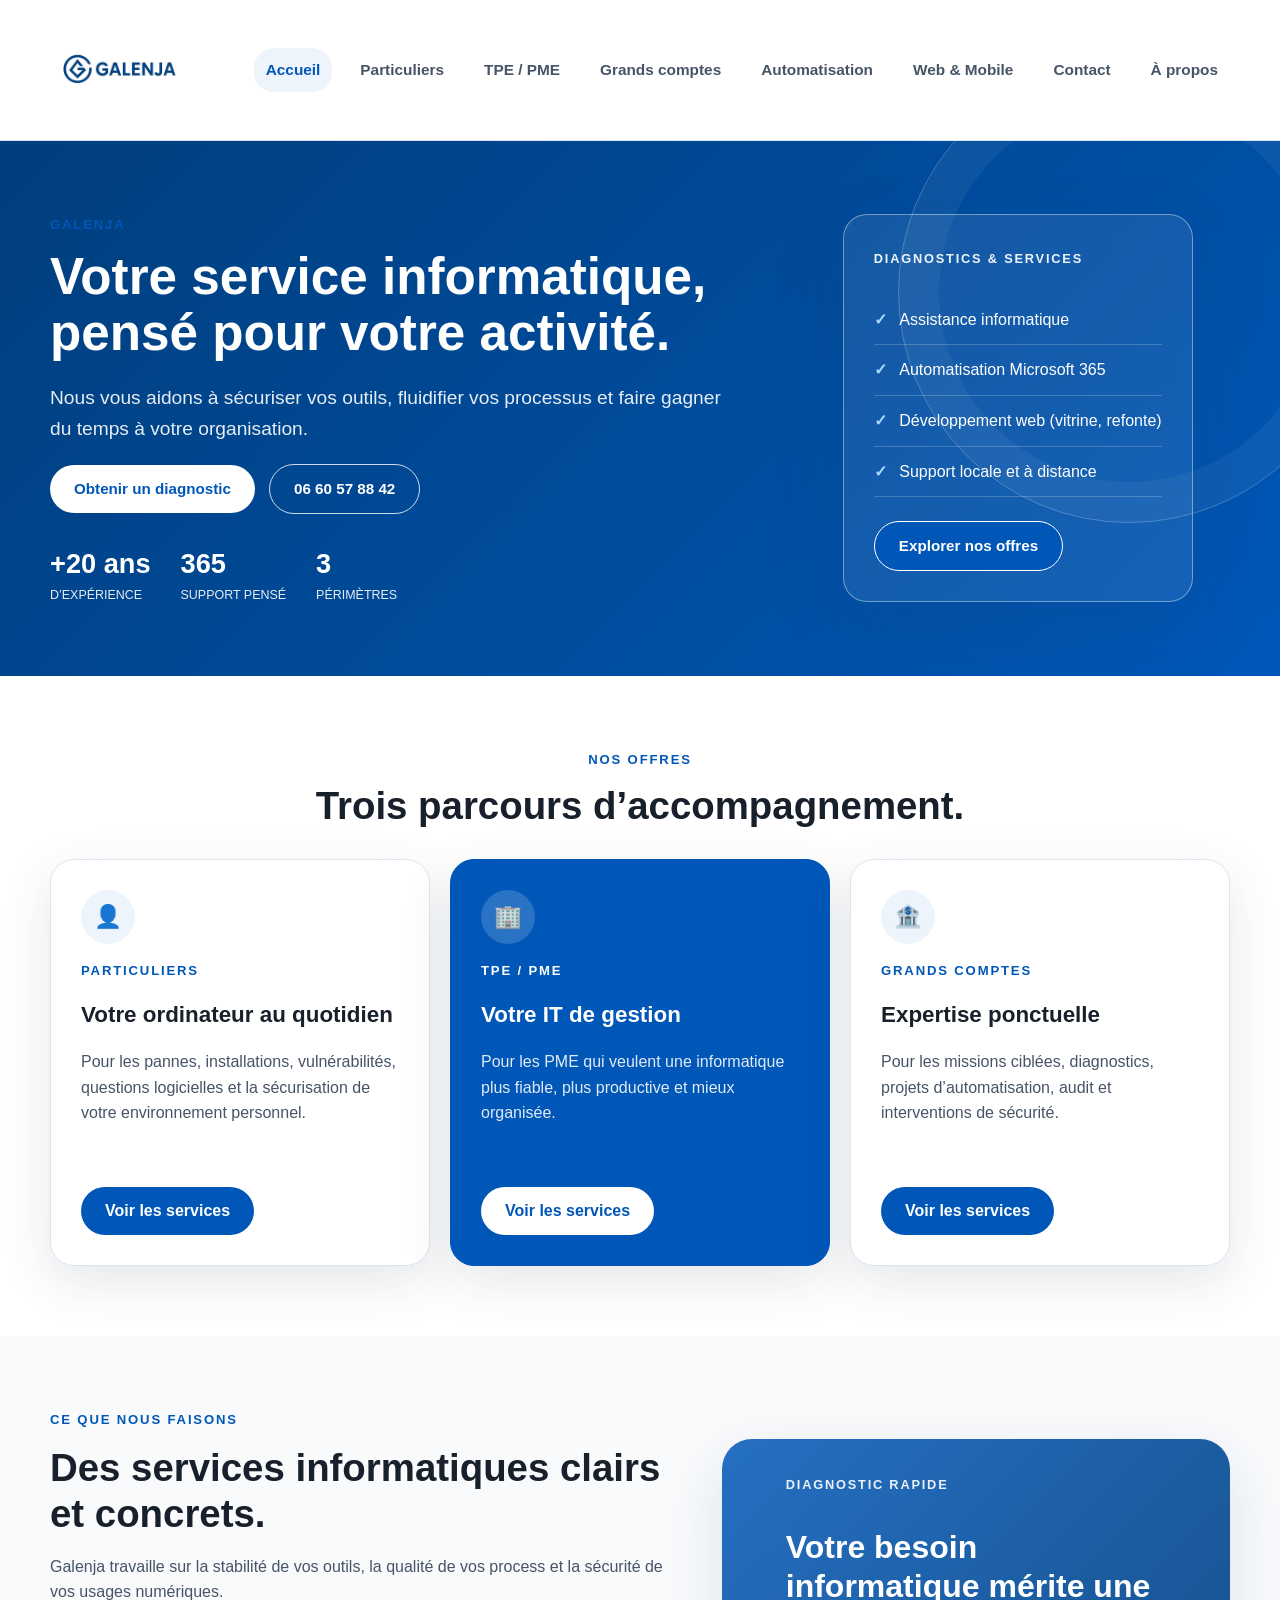
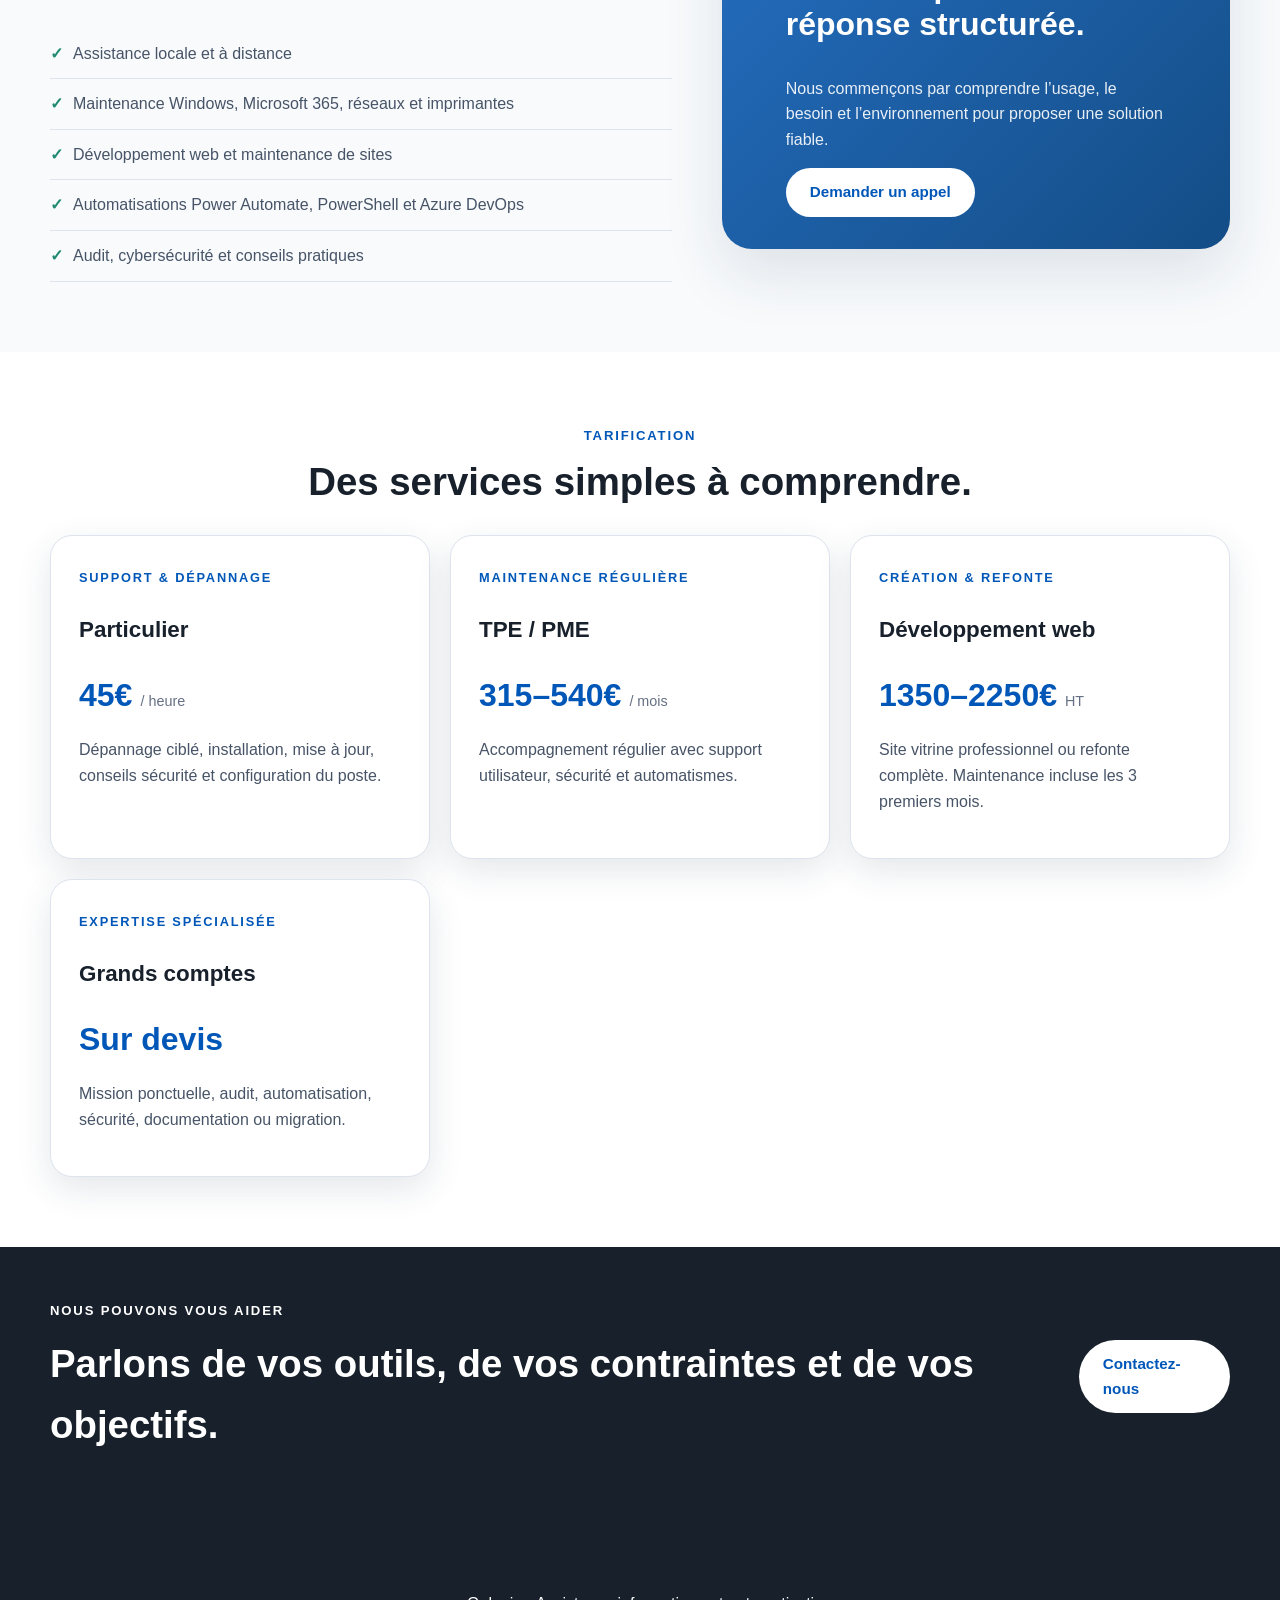
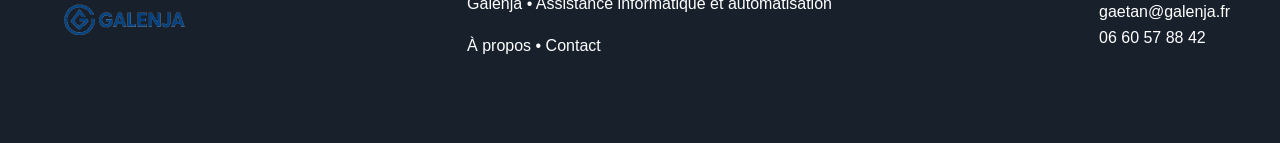
<file: index.html>
<!doctype html>
<html lang="fr">
<head>
  <meta charset="utf-8"/>
  <meta name="viewport" content="width=device-width, initial-scale=1"/>
  <!-- Meta Pixel Code -->
  <script>
  !function(f,b,e,v,n,t,s)
  {if(f.fbq)return;n=f.fbq=function(){n.callMethod?
  n.callMethod.apply(n,arguments):n.queue.push(arguments)};
  if(!f._fbq)f._fbq=n;n.push=n;n.loaded=!0;n.version='2.0';
  n.queue=[];t=b.createElement(e);t.async=!0;
  t.src=v;s=b.getElementsByTagName(e)[0];
  s.parentNode.insertBefore(t,s)}(window, document,'script',
  'https://connect.facebook.net/en_US/fbevents.js');
  fbq('init', '3352363024974144');
  fbq('track', 'PageView');
  </script>
  <noscript><img height="1" width="1" style="display:none"
  src="https://www.facebook.com/tr?id=3352363024974144&ev=PageView&noscript=1"
  /></noscript>
  <!-- End Meta Pixel Code -->
  <meta name="description" content="Galenja accompagne les particuliers, les TPE/PME et les grands comptes avec des services informatiques, sécurité, assistance locale et automatisation Microsoft 365."/>
  <title>Galenja — Services informatiques</title>
  <link rel="stylesheet" href="styles.css"/>
</head>
<body>
<header class="site-header">
  <div class="container nav-wrap">
    <a class="brand" href="index.html" aria-label="Galenja">
      <img src="assets/img/logo.png" alt="Galenja"/>
    </a>
    <nav class="main-nav" aria-label="Navigation principale">
      <a class="active" href="index.html">Accueil</a>
      <a href="particuliers.html">Particuliers</a>
      <a href="tpe-pme.html">TPE / PME</a>
      <a href="grands-comptes.html">Grands comptes</a>
      <a href="automation.html">Automatisation</a>
      <a href="web-mobile-social.html">Web & Mobile</a>
      <a href="contact.html">Contact</a>
      <a href="about.html">À propos</a>
    </nav>
  </div>
</header>

<section class="hero">
  <div class="container hero-grid">
    <div class="hero-copy">
      <span class="label">Galenja</span>
      <h1>Votre service informatique, pensé pour votre activité.</h1>
      <p class="hero-lead">Nous vous aidons à sécuriser vos outils, fluidifier vos processus et faire gagner du temps à votre organisation.</p>
      <div class="hero-actions">
        <a class="btn btn-primary" href="contact.html">Obtenir un diagnostic</a>
        <a class="btn btn-ghost" href="tel:+33660578842">06 60 57 88 42</a>
      </div>
      <div class="hero-proof">
        <span><strong>+20 ans</strong><small>d’expérience</small></span>
        <span><strong>365</strong><small>support pensé</small></span>
        <span><strong>3</strong><small>périmètres</small></span>
      </div>
    </div>
    <div class="hero-panel">
      <div class="hero-panel-card">
        <span class="mini-title">Diagnostics & services</span>
        <ul class="check-list">
          <li>Assistance informatique</li>
          <li>Automatisation Microsoft 365</li>
          <li>Développement web (vitrine, refonte)</li>
          <li>Support locale et à distance</li>
        </ul>
        <a class="btn btn-secondary" href="particuliers.html">Explorer nos offres</a>
      </div>
    </div>
  </div>
</section>

<main>
  <section class="section">
    <div class="container">
      <div class="section-head centered">
        <span class="label">Nos offres</span>
        <h2>Trois parcours d’accompagnement.</h2>
      </div>
      <div class="segment-grid">
        <article class="segment-card">
          <span class="segment-icon">👤</span>
          <span class="segment-label">Particuliers</span>
          <h3>Votre ordinateur au quotidien</h3>
          <p>Pour les pannes, installations, vulnérabilités, questions logicielles et la sécurisation de votre environnement personnel.</p>
          <a class="card-link" href="particuliers.html">Voir les services</a>
        </article>

        <article class="segment-card highlighted">
          <span class="segment-icon">🏢</span>
          <span class="segment-label">TPE / PME</span>
          <h3>Votre IT de gestion</h3>
          <p>Pour les PME qui veulent une informatique plus fiable, plus productive et mieux organisée.</p>
          <a class="card-link light" href="tpe-pme.html">Voir les services</a>
        </article>

        <article class="segment-card">
          <span class="segment-icon">🏦</span>
          <span class="segment-label">Grands comptes</span>
          <h3>Expertise ponctuelle</h3>
          <p>Pour les missions ciblées, diagnostics, projets d’automatisation, audit et interventions de sécurité.</p>
          <a class="card-link" href="grands-comptes.html">Voir les services</a>
        </article>
      </div>
    </div>
  </section>

  <section class="section alt-bg">
    <div class="container two-column">
      <div>
        <span class="label">Ce que nous faisons</span>
        <h2>Des services informatiques clairs et concrets.</h2>
        <p>Galenja travaille sur la stabilité de vos outils, la qualité de vos process et la sécurité de vos usages numériques.</p>
        <ul class="feature-list">
          <li>Assistance locale et à distance</li>
              <li>Maintenance Windows, Microsoft 365, réseaux et imprimantes</li>
              <li>Développement web et maintenance de sites</li>
              <li>Automatisations Power Automate, PowerShell et Azure DevOps</li>
              <li>Audit, cybersécurité et conseils pratiques</li>
        </ul>
      </div>
      <div class="image-card">
        <div class="image-text">
          <span class="mini-title">Diagnostic rapide</span>
          <h3>Votre besoin informatique mérite une réponse structurée.</h3>
          <p>Nous commençons par comprendre l’usage, le besoin et l’environnement pour proposer une solution fiable.</p>
          <a class="btn btn-primary compact" href="contact.html">Demander un appel</a>
        </div>
      </div>
    </div>
  </section>

  <section class="section">
    <div class="container">
      <div class="section-head centered">
        <span class="label">Tarification</span>
        <h2>Des services simples à comprendre.</h2>
      </div>
      <div class="pricing-grid">
        <article class="price-card">
          <span class="price-label">Support & Dépannage</span>
          <h3>Particulier</h3>
          <div class="price"><span>45€</span><small>/ heure</small></div>
          <p>Dépannage ciblé, installation, mise à jour, conseils sécurité et configuration du poste.</p>
        </article>
        <article class="price-card">
          <span class="price-label">Maintenance régulière</span>
          <h3>TPE / PME</h3>
          <div class="price"><span>315–540€</span><small>/ mois</small></div>
          <p>Accompagnement régulier avec support utilisateur, sécurité et automatismes.</p>
        </article>
        <article class="price-card">
          <span class="price-label">Création & Refonte</span>
          <h3>Développement web</h3>
          <div class="price"><span>1350–2250€</span><small>HT</small></div>
          <p>Site vitrine professionnel ou refonte complète. Maintenance incluse les 3 premiers mois.</p>
        </article>
        <article class="price-card">
          <span class="price-label">Expertise spécialisée</span>
          <h3>Grands comptes</h3>
          <div class="price"><span>Sur devis</span></div>
          <p>Mission ponctuelle, audit, automatisation, sécurité, documentation ou migration.</p>
        </article>
      </div>
    </div>
  </section>

  <section class="cta-band">
    <div class="container cta-band-content">
      <div>
        <span class="label light">Nous pouvons vous aider</span>
        <h2>Parlons de vos outils, de vos contraintes et de vos objectifs.</h2>
      </div>
      <a class="btn btn-light" href="contact.html">Contactez-nous</a>
    </div>
  </section>
</main>

<footer class="site-footer">
  <div class="container footer-grid">
    <div>
      <a href="index.html"><img class="footer-logo" src="assets/img/logo.png" alt="Galenja" /></a>
    </div>
    <div>
      <p>Galenja • Assistance informatique et automatisation</p>
      <p><a href="about.html">À propos</a> • <a href="contact.html">Contact</a></p>
    </div>
    <div>
      <a href="mailto:gaetan@galenja.fr">gaetan@galenja.fr</a><br/>
      <a href="tel:+33660578842">06 60 57 88 42</a>
    </div>
  </div>
</footer>
</body>
</html>
</file>
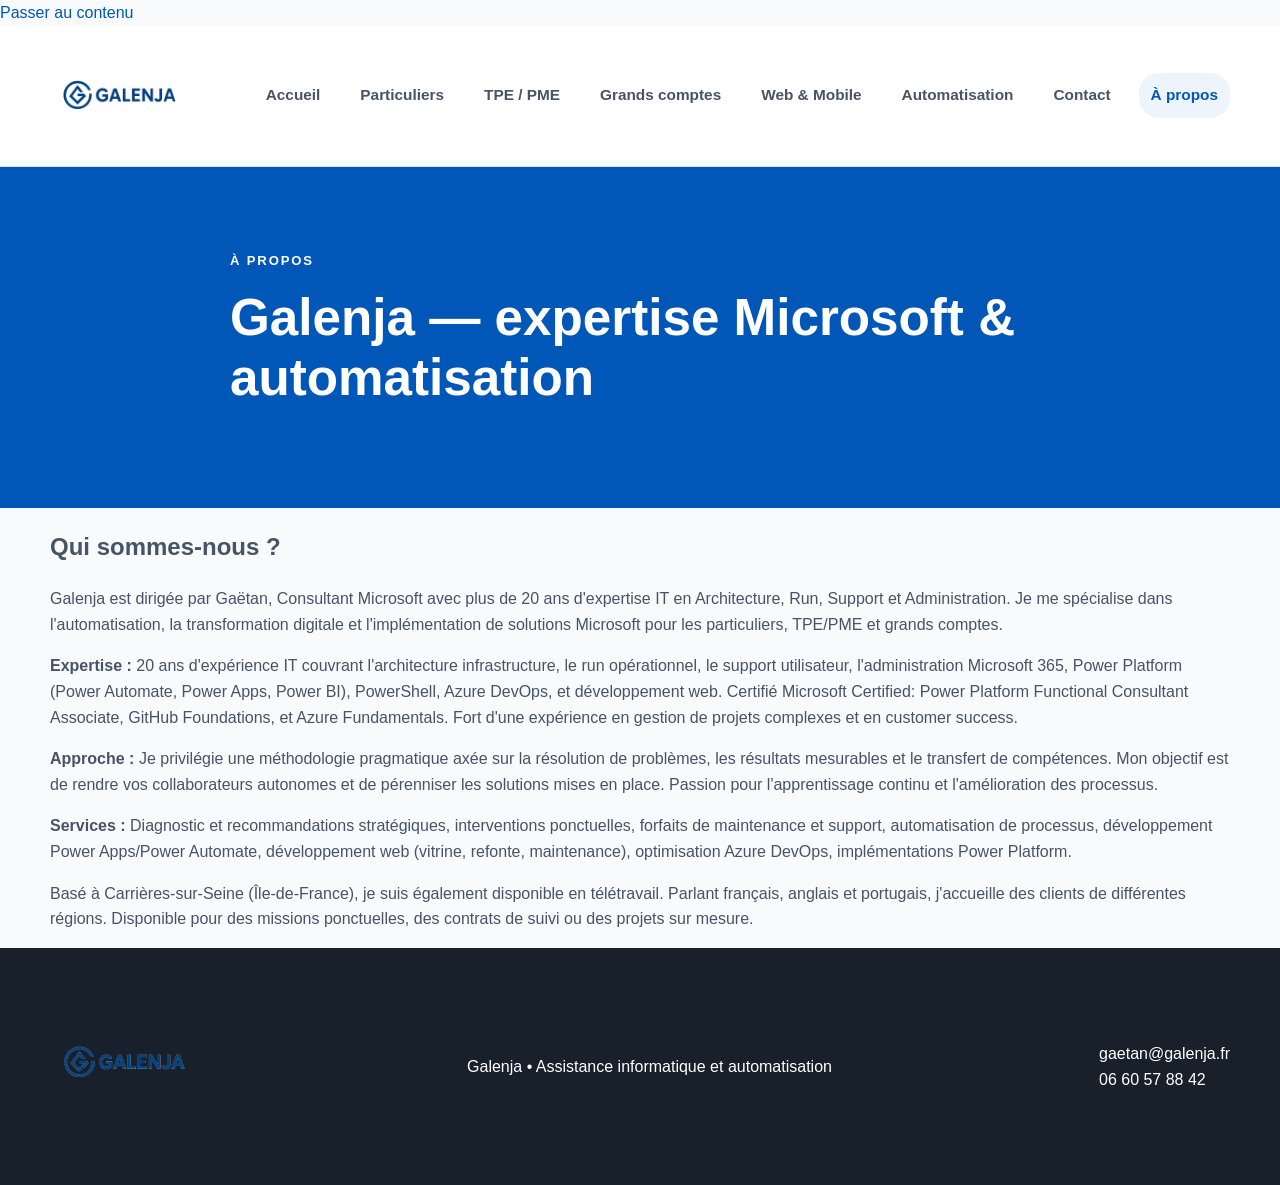
<file: about.html>
<!doctype html>
<html lang="fr">
<head>
  <meta charset="utf-8"/>
  <meta name="viewport" content="width=device-width, initial-scale=1"/>
  <meta name="theme-color" content="#0057B8"/>
  <meta name="description" content="Galenja propose plus de 20 ans d'expérience Microsoft : M365, Power Platform, PowerShell et Azure DevOps pour PME et TPE."/>
  <meta name="robots" content="index, follow"/>
  <title>À propos — Galenja</title>
  <!-- Meta Pixel Code -->
  <script>
  !function(f,b,e,v,n,t,s)
  {if(f.fbq)return;n=f.fbq=function(){n.callMethod?
  n.callMethod.apply(n,arguments):n.queue.push(arguments)};
  if(!f._fbq)f._fbq=n;n.push=n;n.loaded=!0;n.version='2.0';
  n.queue=[];t=b.createElement(e);t.async=!0;
  t.src=v;s=b.getElementsByTagName(e)[0];
  s.parentNode.insertBefore(t,s)}(window, document,'script',
  'https://connect.facebook.net/en_US/fbevents.js');
  fbq('init', '3352363024974144');
  fbq('track', 'PageView');
  </script>
  <noscript><img height="1" width="1" style="display:none"
  src="https://www.facebook.com/tr?id=3352363024974144&ev=PageView&noscript=1"
  /></noscript>
  <!-- End Meta Pixel Code -->
  <link rel="stylesheet" href="styles.css"/>
</head>
<body>
<a class="skip-link" href="#main-content">Passer au contenu</a>
<header class="site-header">
  <div class="container nav-wrap">
    <a class="brand" href="index.html" aria-label="Galenja">
      <img src="assets/img/logo.png" alt="Galenja"/>
    </a>
    <nav class="main-nav" aria-label="Navigation principale">
      <a href="index.html">Accueil</a>
      <a href="particuliers.html">Particuliers</a>
      <a href="tpe-pme.html">TPE / PME</a>
      <a href="grands-comptes.html">Grands comptes</a>
      <a href="web-mobile-social.html">Web & Mobile</a>
      <a href="automation.html">Automatisation</a>
      <a href="contact.html">Contact</a>
      <a class="active" href="about.html" aria-current="page">À propos</a>
    </nav>
  </div>
</header>

<section class="page-hero page-hero-about">
  <div class="container smaller">
    <span class="label light">À propos</span>
    <h1>Galenja — expertise Microsoft & automatisation</h1>
  </div>
</section>

<main id="main-content" class="container">
  <section class="white-card">
    <h2>Qui sommes-nous ?</h2>
    <p>Galenja est dirigée par Gaëtan, Consultant Microsoft avec plus de 20 ans d'expertise IT en Architecture, Run, Support et Administration. Je me spécialise dans l'automatisation, la transformation digitale et l'implémentation de solutions Microsoft pour les particuliers, TPE/PME et grands comptes.</p>
    <p><strong>Expertise :</strong> 20 ans d'expérience IT couvrant l'architecture infrastructure, le run opérationnel, le support utilisateur, l'administration Microsoft 365, Power Platform (Power Automate, Power Apps, Power BI), PowerShell, Azure DevOps, et développement web. Certifié Microsoft Certified: Power Platform Functional Consultant Associate, GitHub Foundations, et Azure Fundamentals. Fort d'une expérience en gestion de projets complexes et en customer success.</p>
    <p><strong>Approche :</strong> Je privilégie une méthodologie pragmatique axée sur la résolution de problèmes, les résultats mesurables et le transfert de compétences. Mon objectif est de rendre vos collaborateurs autonomes et de pérenniser les solutions mises en place. Passion pour l'apprentissage continu et l'amélioration des processus.</p>
    <p><strong>Services :</strong> Diagnostic et recommandations stratégiques, interventions ponctuelles, forfaits de maintenance et support, automatisation de processus, développement Power Apps/Power Automate, développement web (vitrine, refonte, maintenance), optimisation Azure DevOps, implémentations Power Platform.</p>
    <p>Basé à Carrières-sur-Seine (Île-de-France), je suis également disponible en télétravail. Parlant français, anglais et portugais, j'accueille des clients de différentes régions. Disponible pour des missions ponctuelles, des contrats de suivi ou des projets sur mesure.</p>
  </section>
</main>

<footer class="site-footer">
  <div class="container footer-grid">
    <div><a href="index.html"><img class="footer-logo" src="assets/img/logo.png" alt="Galenja" /></a></div>
    <div><p>Galenja • Assistance informatique et automatisation</p></div>
    <div>
      <a href="mailto:gaetan@galenja.fr">gaetan@galenja.fr</a><br/>
      <a href="tel:+33660578842">06 60 57 88 42</a>
    </div>
  </div>
</footer>
</body>
</html>
</file>
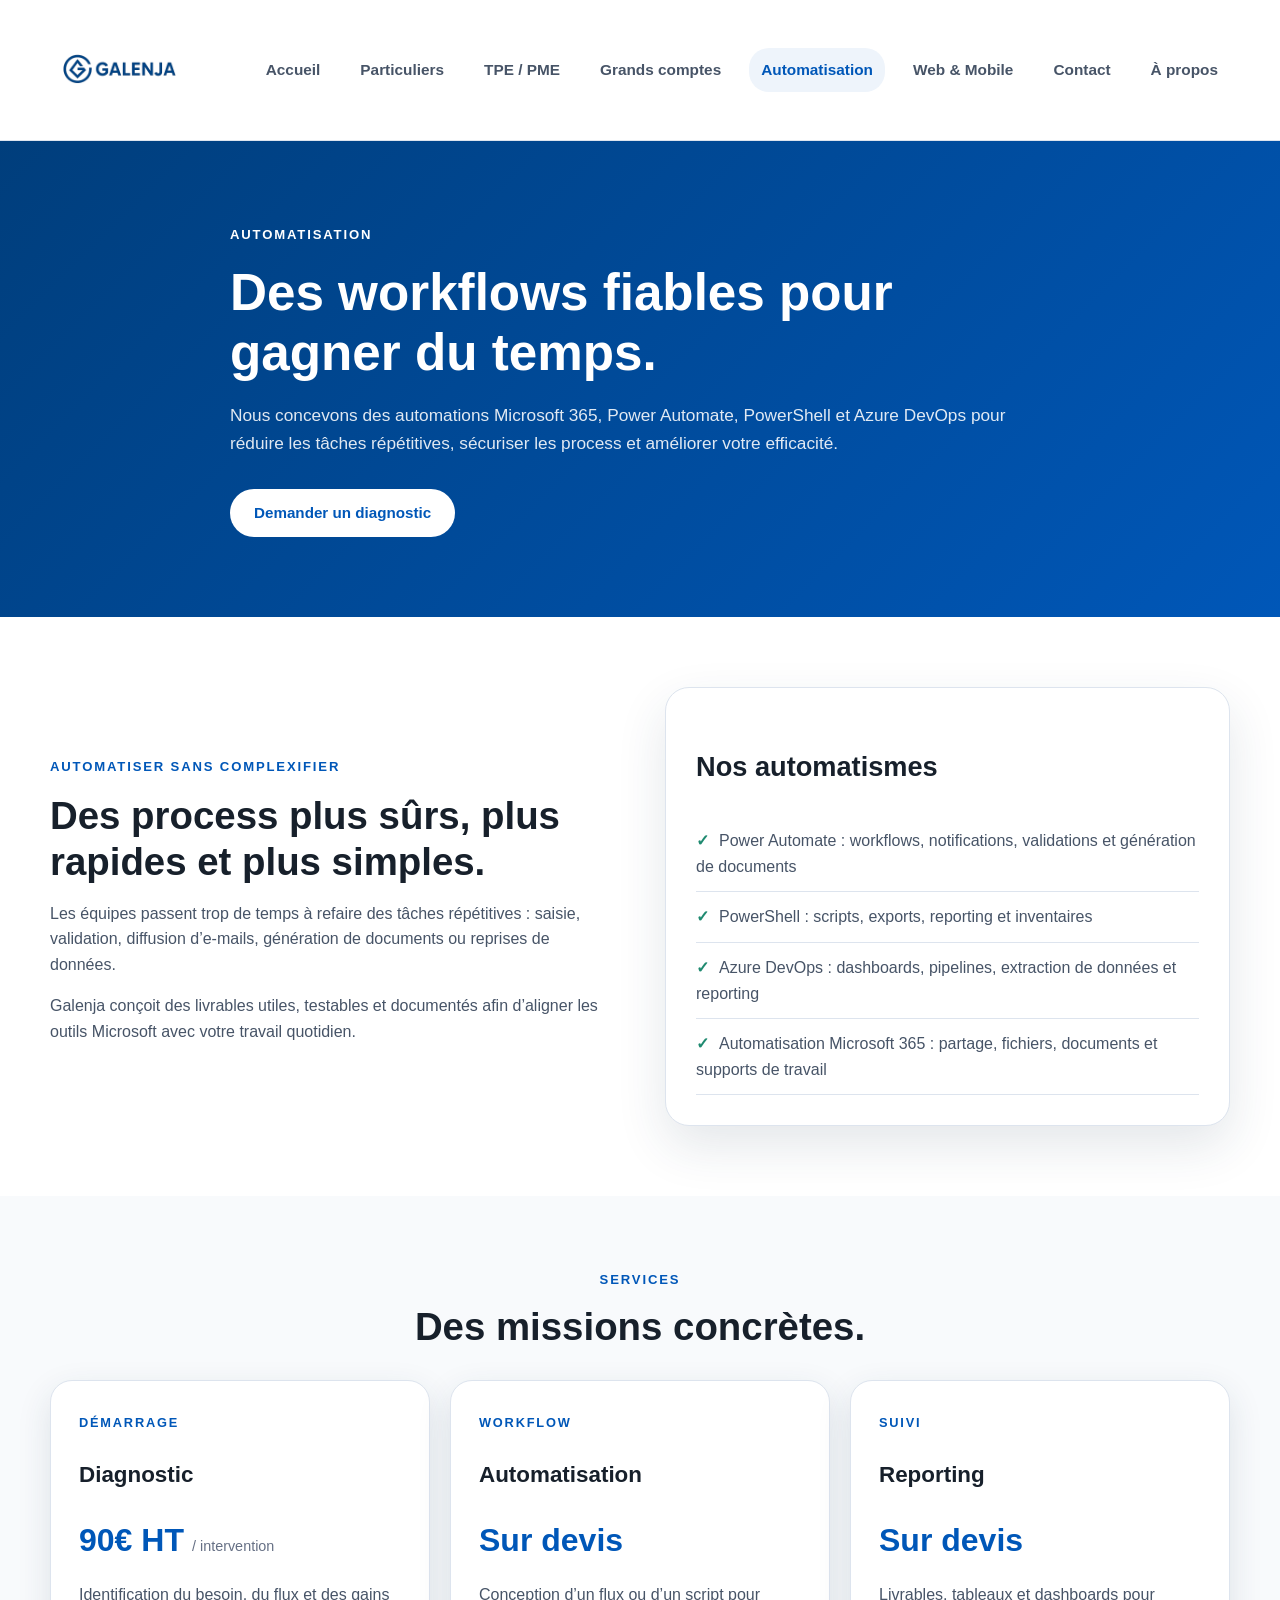
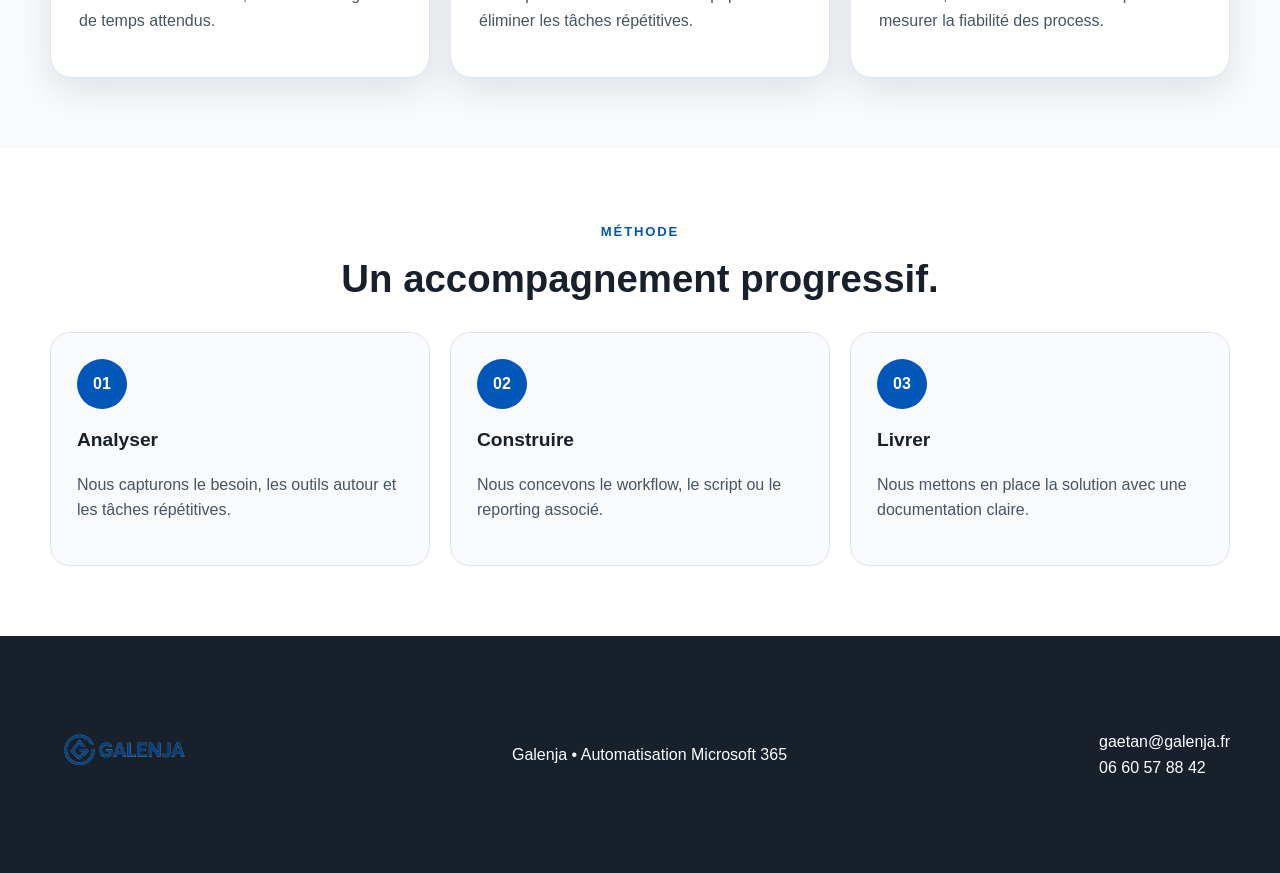
<file: automation.html>
<!doctype html>
<html lang="fr">
<head>
  <meta charset="utf-8"/>
  <meta name="viewport" content="width=device-width, initial-scale=1"/>
  <!-- Meta Pixel Code -->
  <script>
  !function(f,b,e,v,n,t,s)
  {if(f.fbq)return;n=f.fbq=function(){n.callMethod?
  n.callMethod.apply(n,arguments):n.queue.push(arguments)};
  if(!f._fbq)f._fbq=n;n.push=n;n.loaded=!0;n.version='2.0';
  n.queue=[];t=b.createElement(e);t.async=!0;
  t.src=v;s=b.getElementsByTagName(e)[0];
  s.parentNode.insertBefore(t,s)}(window, document,'script',
  'https://connect.facebook.net/en_US/fbevents.js');
  fbq('init', '3352363024974144');
  fbq('track', 'PageView');
  </script>
  <noscript><img height="1" width="1" style="display:none"
  src="https://www.facebook.com/tr?id=3352363024974144&ev=PageView&noscript=1"
  /></noscript>
  <!-- End Meta Pixel Code -->
  <meta name="description" content="Automatisation Microsoft 365, Power Automate, PowerShell, Azure DevOps et support à distance pour les entreprises."/>
  <title>Automatisation — Galenja</title>
  <link rel="stylesheet" href="styles.css"/>
</head>
<body>
<header class="site-header">
  <div class="container nav-wrap">
    <a class="brand" href="index.html" aria-label="Galenja">
      <img src="assets/img/logo.png" alt="Galenja"/>
    </a>
    <nav class="main-nav" aria-label="Navigation principale">
      <a href="index.html">Accueil</a>
      <a href="particuliers.html">Particuliers</a>
      <a href="tpe-pme.html">TPE / PME</a>
      <a href="grands-comptes.html">Grands comptes</a>
      <a class="active" href="automation.html">Automatisation</a>
      <a href="web-mobile-social.html">Web & Mobile</a>
      <a href="contact.html">Contact</a>
      <a href="about.html">À propos</a>
    </nav>
  </div>
</header>

<section class="page-hero page-hero-automation">
  <div class="container smaller">
    <span class="label light">Automatisation</span>
    <h1>Des workflows fiables pour gagner du temps.</h1>
    <p>Nous concevons des automations Microsoft 365, Power Automate, PowerShell et Azure DevOps pour réduire les tâches répétitives, sécuriser les process et améliorer votre efficacité.</p>
    <a class="btn btn-primary" href="contact.html">Demander un diagnostic</a>
  </div>
</section>

<main>
  <section class="section">
    <div class="container split">
      <div>
        <span class="label">Automatiser sans complexifier</span>
        <h2>Des process plus sûrs, plus rapides et plus simples.</h2>
        <p>Les équipes passent trop de temps à refaire des tâches répétitives : saisie, validation, diffusion d’e-mails, génération de documents ou reprises de données.</p>
        <p>Galenja conçoit des livrables utiles, testables et documentés afin d’aligner les outils Microsoft avec votre travail quotidien.</p>
      </div>
      <div class="text-card">
        <h3>Nos automatismes</h3>
        <ul class="feature-list">
          <li>Power Automate : workflows, notifications, validations et génération de documents</li>
          <li>PowerShell : scripts, exports, reporting et inventaires</li>
          <li>Azure DevOps : dashboards, pipelines, extraction de données et reporting</li>
          <li>Automatisation Microsoft 365 : partage, fichiers, documents et supports de travail</li>
        </ul>
      </div>
    </div>
  </section>

  <section class="section alt-bg">
    <div class="container">
      <div class="section-head centered">
        <span class="label">Services</span>
        <h2>Des missions concrètes.</h2>
      </div>
      <div class="pricing-grid one-thirds">
        <article class="price-card">
          <span class="price-label">Démarrage</span>
          <h3>Diagnostic</h3>
          <div class="price"><span>90€ HT</span><small>/ intervention</small></div>
          <p>Identification du besoin, du flux et des gains de temps attendus.</p>
        </article>
        <article class="price-card">
          <span class="price-label">Workflow</span>
          <h3>Automatisation</h3>
          <div class="price"><span>Sur devis</span></div>
          <p>Conception d’un flux ou d’un script pour éliminer les tâches répétitives.</p>
        </article>
        <article class="price-card">
          <span class="price-label">Suivi</span>
          <h3>Reporting</h3>
          <div class="price"><span>Sur devis</span></div>
          <p>Livrables, tableaux et dashboards pour mesurer la fiabilité des process.</p>
        </article>
      </div>
    </div>
  </section>

  <section class="section">
    <div class="container process">
      <div class="section-head centered">
        <span class="label">Méthode</span>
        <h2>Un accompagnement progressif.</h2>
      </div>
      <div class="steps">
        <div class="step">
          <span class="step-number">01</span>
          <h3>Analyser</h3>
          <p>Nous capturons le besoin, les outils autour et les tâches répétitives.</p>
        </div>
        <div class="step">
          <span class="step-number">02</span>
          <h3>Construire</h3>
          <p>Nous concevons le workflow, le script ou le reporting associé.</p>
        </div>
        <div class="step">
          <span class="step-number">03</span>
          <h3>Livrer</h3>
          <p>Nous mettons en place la solution avec une documentation claire.</p>
        </div>
      </div>
    </div>
  </section>
</main>

<footer class="site-footer">
  <div class="container footer-grid">
    <div><a href="index.html"><img class="footer-logo" src="assets/img/logo.png" alt="Galenja" /></a></div>
    <div><p>Galenja • Automatisation Microsoft 365</p></div>
    <div><a href="mailto:gaetan@galenja.fr">gaetan@galenja.fr</a><br/><a href="tel:+33660578842">06 60 57 88 42</a></div>
  </div>
</footer>
</body>
</html>
</file>
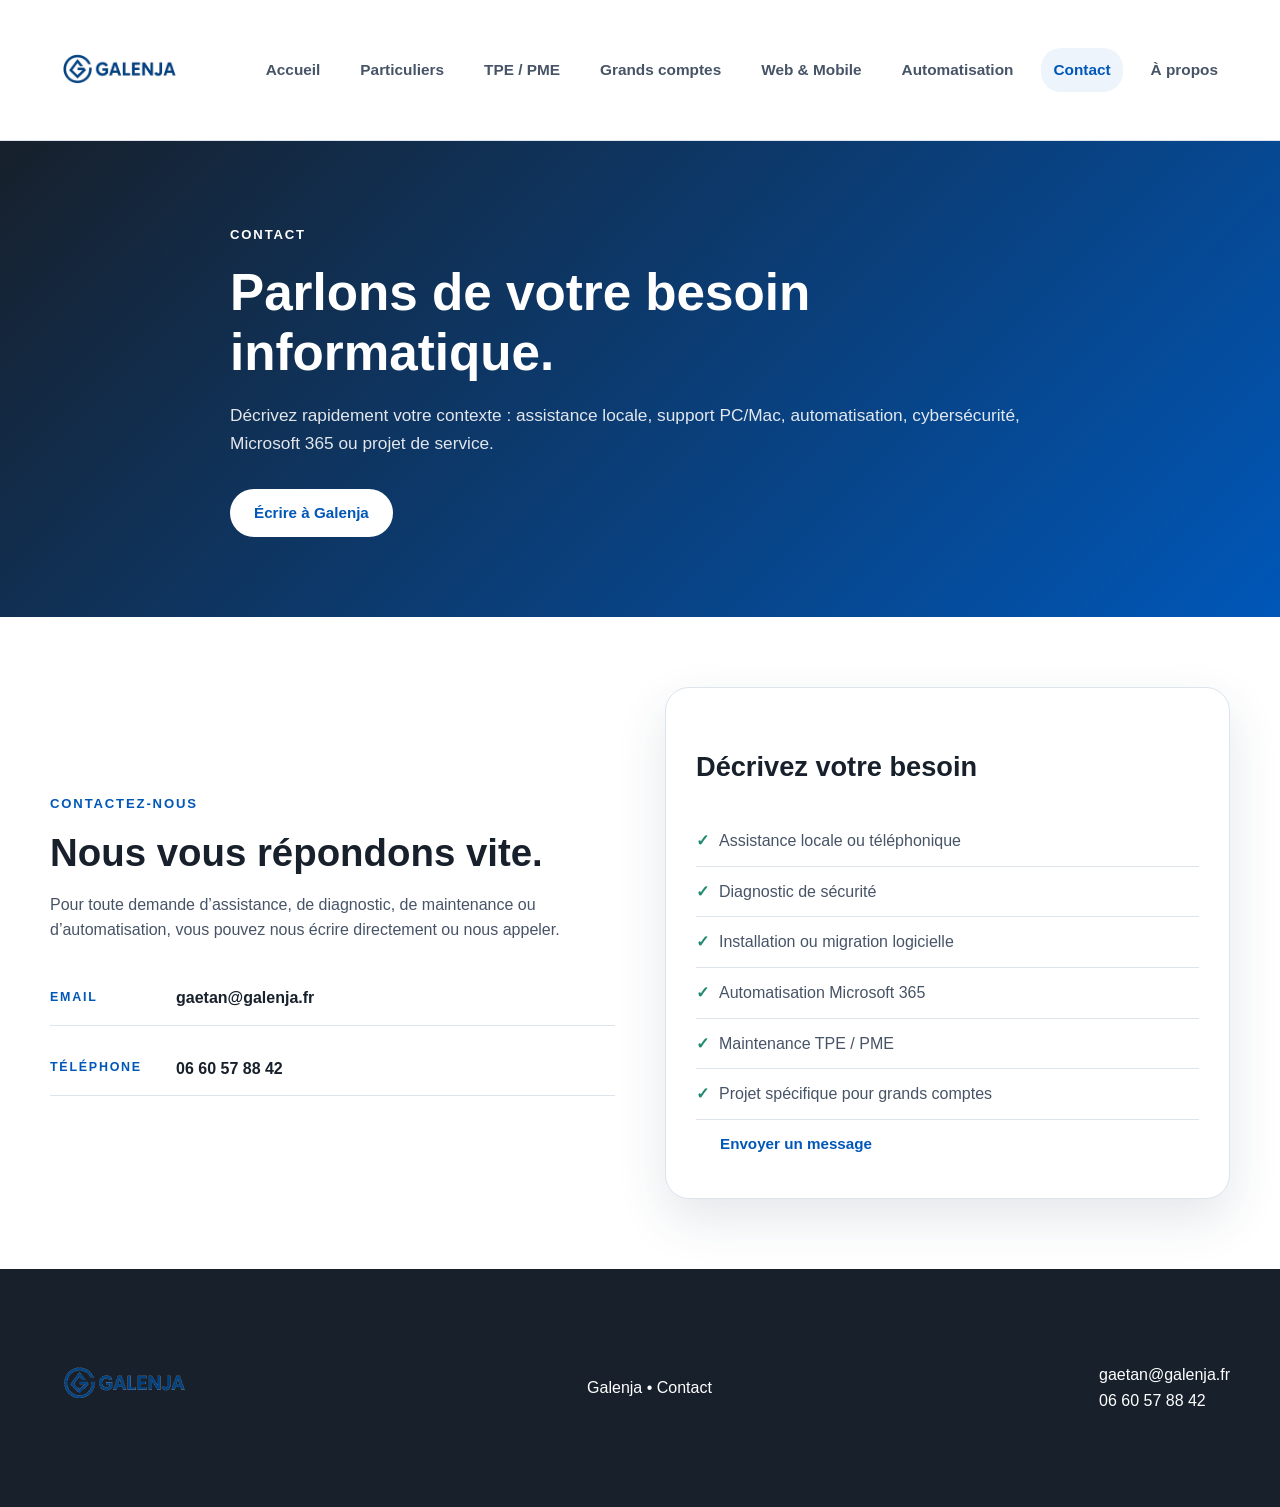
<file: contact.html>
<!doctype html>
<html lang="fr">
<head>
  <meta charset="utf-8"/>
  <meta name="viewport" content="width=device-width, initial-scale=1"/>
  <!-- Meta Pixel Code -->
  <script>
  !function(f,b,e,v,n,t,s)
  {if(f.fbq)return;n=f.fbq=function(){n.callMethod?
  n.callMethod.apply(n,arguments):n.queue.push(arguments)};
  if(!f._fbq)f._fbq=n;n.push=n;n.loaded=!0;n.version='2.0';
  n.queue=[];t=b.createElement(e);t.async=!0;
  t.src=v;s=b.getElementsByTagName(e)[0];
  s.parentNode.insertBefore(t,s)}(window, document,'script',
  'https://connect.facebook.net/en_US/fbevents.js');
  fbq('init', '3352363024974144');
  fbq('track', 'PageView');
  </script>
  <noscript><img height="1" width="1" style="display:none"
  src="https://www.facebook.com/tr?id=3352363024974144&ev=PageView&noscript=1"
  /></noscript>
  <!-- End Meta Pixel Code -->
  <meta name="description" content="Contactez Galenja pour demander un diagnostic ou une intervention informatique locale, d’automatisation ou pour votre organisation."/>
  <title>Contact — Galenja</title>
  <link rel="stylesheet" href="styles.css"/>
</head>
<body>
<header class="site-header">
  <div class="container nav-wrap">
    <a class="brand" href="index.html" aria-label="Galenja">
      <img src="assets/img/logo.png" alt="Galenja"/>
    </a>
    <nav class="main-nav" aria-label="Navigation principale">
      <a href="index.html">Accueil</a>
      <a href="particuliers.html">Particuliers</a>
      <a href="tpe-pme.html">TPE / PME</a>
      <a href="grands-comptes.html">Grands comptes</a>
      <a href="web-mobile-social.html">Web & Mobile</a>
      <a href="automation.html">Automatisation</a>
      <a class="active" href="contact.html">Contact</a>
      <a href="about.html">À propos</a>
    </nav>
  </div>
</header>

<section class="page-hero page-hero-contact">
  <div class="container smaller">
    <span class="label light">Contact</span>
    <h1>Parlons de votre besoin informatique.</h1>
    <p>Décrivez rapidement votre contexte : assistance locale, support PC/Mac, automatisation, cybersécurité, Microsoft 365 ou projet de service.</p>
    <a class="btn btn-primary" href="mailto:gaetan@galenja.fr?subject=Demande%20Galenja">Écrire à Galenja</a>
  </div>
</section>

<main>
  <section class="section">
    <div class="container split">
      <div>
        <span class="label">Contactez-nous</span>
        <h2>Nous vous répondons vite.</h2>
        <p>Pour toute demande d’assistance, de diagnostic, de maintenance ou d’automatisation, vous pouvez nous écrire directement ou nous appeler.</p>
        <div class="contact-list">
          <div class="contact-line">
            <span class="contact-label">Email</span>
            <a class="contact-value" href="mailto:gaetan@galenja.fr">gaetan@galenja.fr</a>
          </div>
          <div class="contact-line">
            <span class="contact-label">Téléphone</span>
            <a class="contact-value" href="tel:+33660578842">06 60 57 88 42</a>
          </div>
        </div>
      </div>
      <div class="text-card">
        <h3>Décrivez votre besoin</h3>
        <ul class="feature-list">
          <li>Assistance locale ou téléphonique</li>
          <li>Diagnostic de sécurité</li>
          <li>Installation ou migration logicielle</li>
          <li>Automatisation Microsoft 365</li>
          <li>Maintenance TPE / PME</li>
          <li>Projet spécifique pour grands comptes</li>
        </ul>
        <a class="btn btn-primary" href="mailto:gaetan@galenja.fr?subject=Demande%20Galenja">Envoyer un message</a>
      </div>
    </div>
  </section>
</main>

<footer class="site-footer">
  <div class="container footer-grid">
    <div><a href="index.html"><img class="footer-logo" src="assets/img/logo.png" alt="Galenja" /></a></div>
    <div><p>Galenja • Contact</p></div>
    <div><a href="mailto:gaetan@galenja.fr">gaetan@galenja.fr</a><br/><a href="tel:+33660578842">06 60 57 88 42</a></div>
  </div>
</footer>
</body>
</html>
</file>
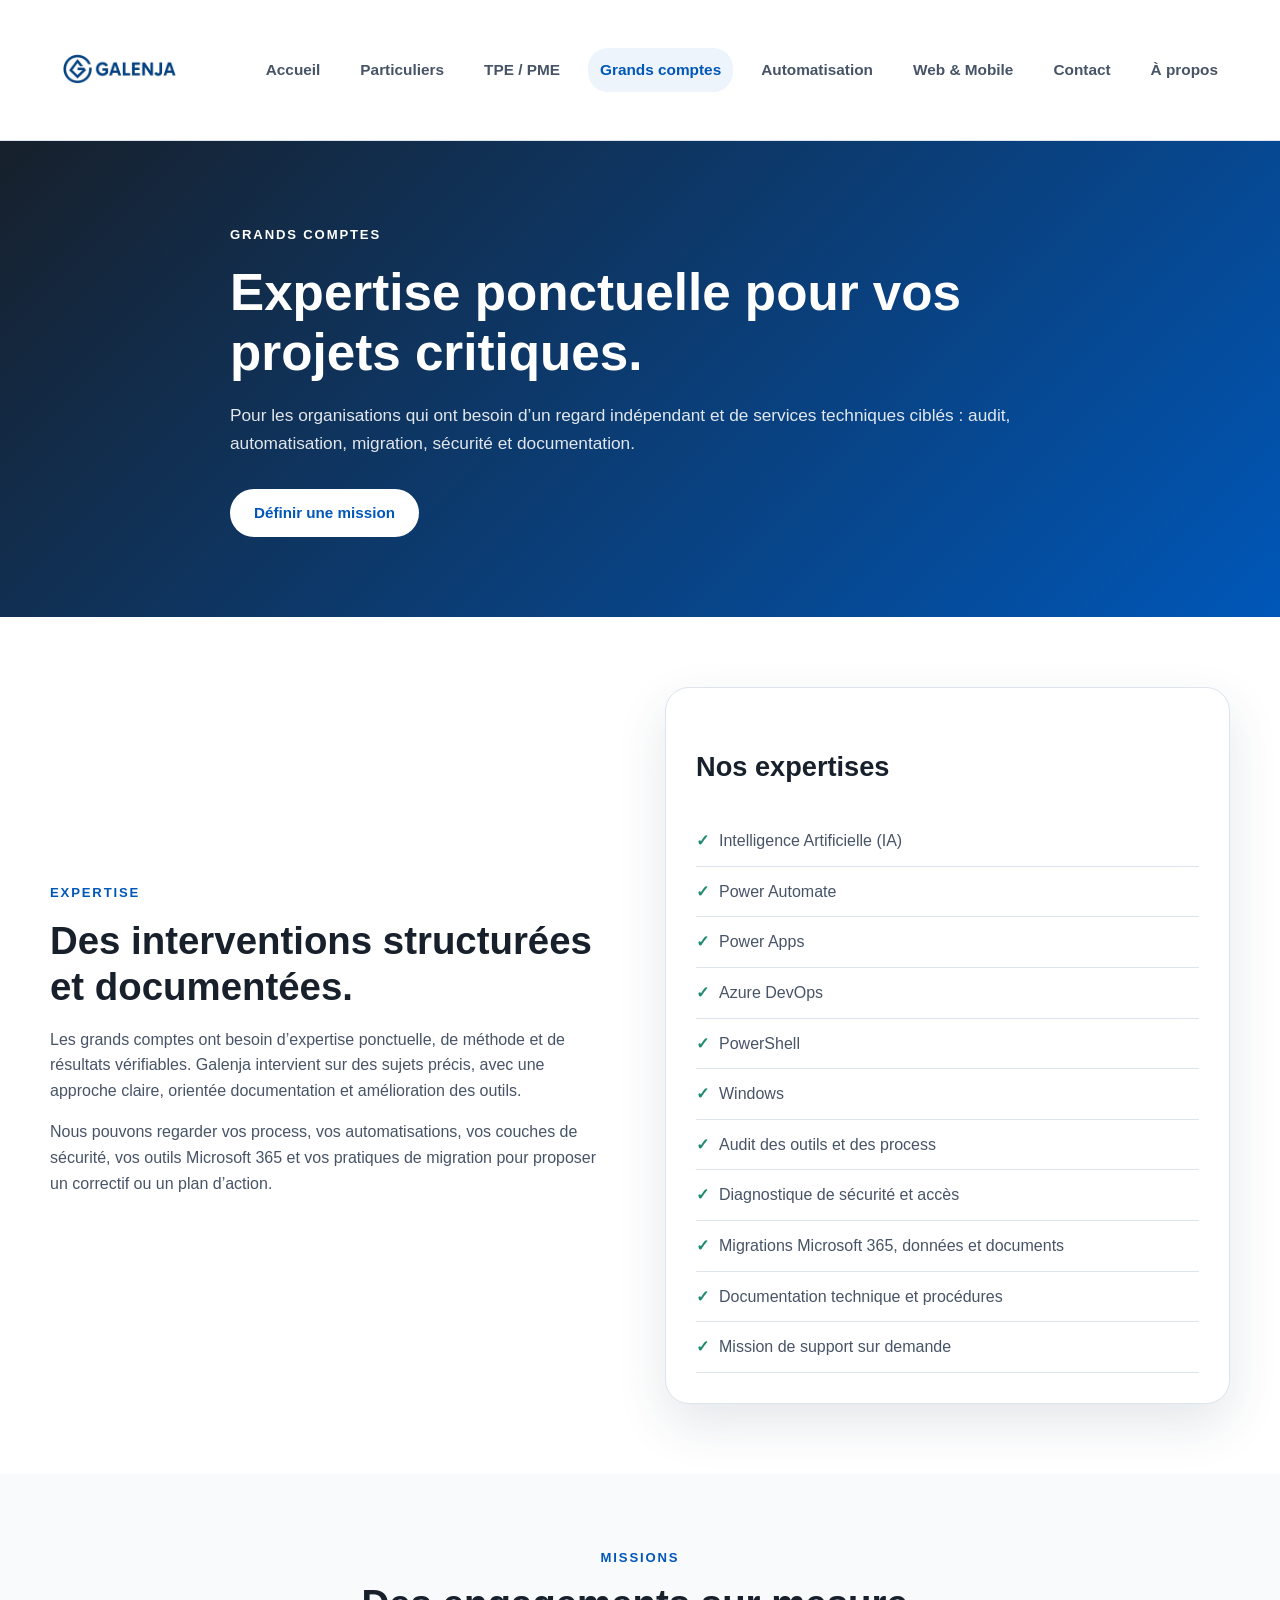
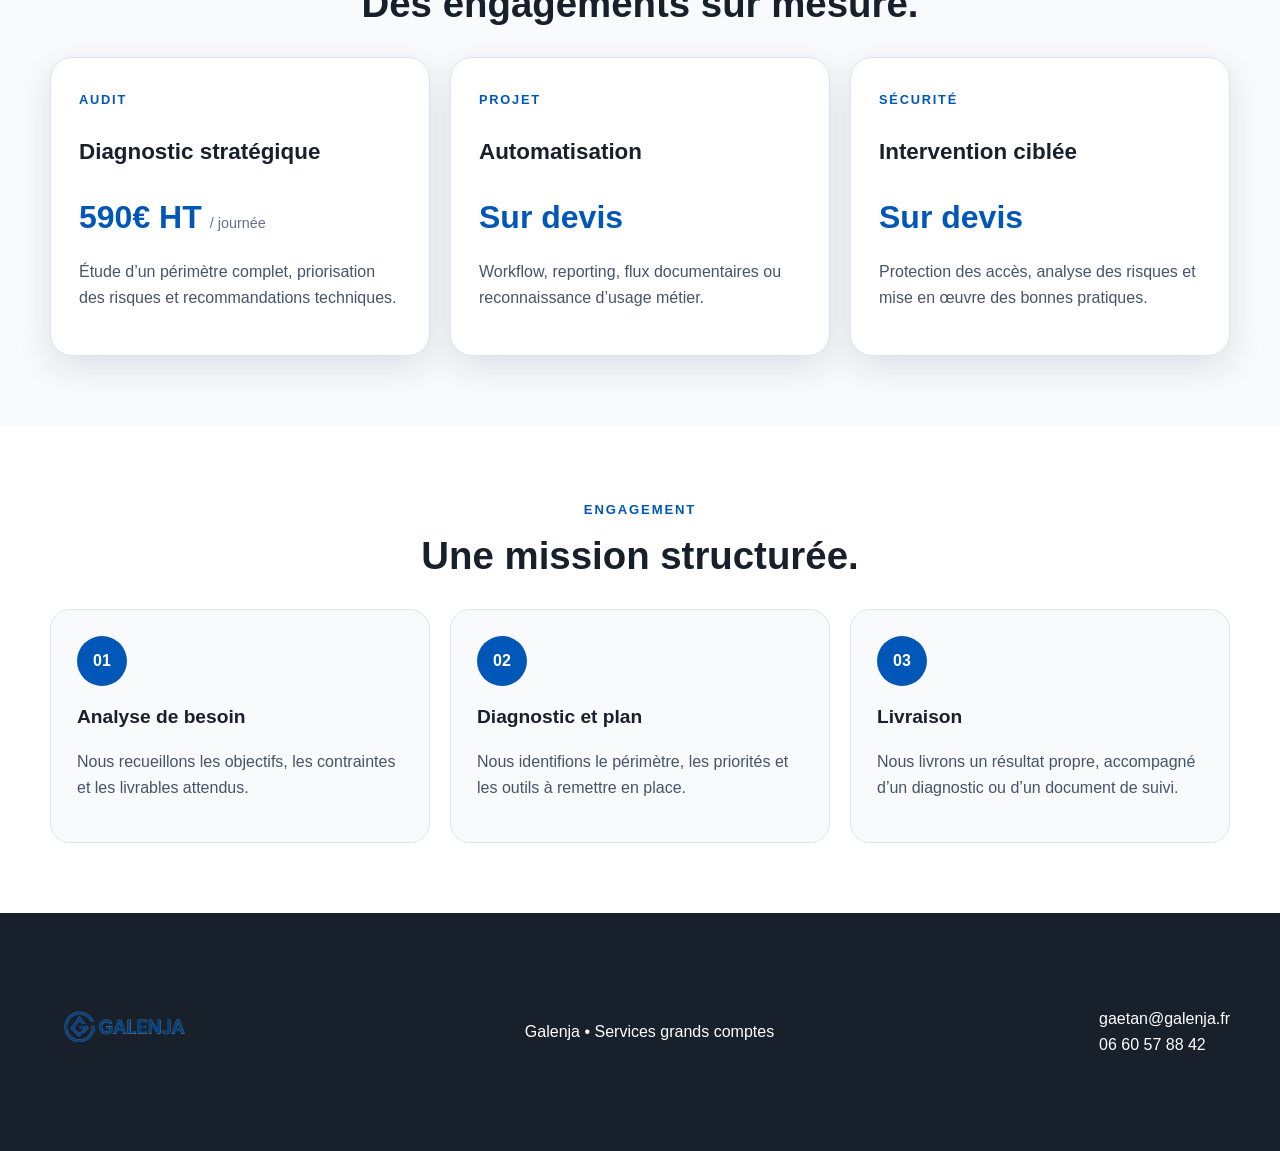
<file: grands-comptes.html>
<!doctype html>
<html lang="fr">
<head>
  <meta charset="utf-8"/>
  <meta name="viewport" content="width=device-width, initial-scale=1"/>
  <!-- Meta Pixel Code -->
  <script>
  !function(f,b,e,v,n,t,s)
  {if(f.fbq)return;n=f.fbq=function(){n.callMethod?
  n.callMethod.apply(n,arguments):n.queue.push(arguments)};
  if(!f._fbq)f._fbq=n;n.push=n;n.loaded=!0;n.version='2.0';
  n.queue=[];t=b.createElement(e);t.async=!0;
  t.src=v;s=b.getElementsByTagName(e)[0];
  s.parentNode.insertBefore(t,s)}(window, document,'script',
  'https://connect.facebook.net/en_US/fbevents.js');
  fbq('init', '3352363024974144');
  fbq('track', 'PageView');
  </script>
  <noscript><img height="1" width="1" style="display:none"
  src="https://www.facebook.com/tr?id=3352363024974144&ev=PageView&noscript=1"
  /></noscript>
  <!-- End Meta Pixel Code -->
  <meta name="description" content="Galenja propose des missions ponctuelles et des expertises pour grands comptes : audit, automatisation, cybersécurité, migration et accompagnement projet."/>
  <title>Grands comptes — Galenja</title>
  <link rel="stylesheet" href="styles.css"/>
</head>
<body>
<header class="site-header">
  <div class="container nav-wrap">
    <a class="brand" href="index.html" aria-label="Galenja">
      <img src="assets/img/logo.png" alt="Galenja"/>
    </a>
    <nav class="main-nav" aria-label="Navigation principale">
      <a href="index.html">Accueil</a>
      <a href="particuliers.html">Particuliers</a>
      <a href="tpe-pme.html">TPE / PME</a>
      <a class="active" href="grands-comptes.html">Grands comptes</a>
      <a href="automation.html">Automatisation</a>
      <a href="web-mobile-social.html">Web & Mobile</a>
      <a href="contact.html">Contact</a>
      <a href="about.html">À propos</a>
    </nav>
  </div>
</header>

<section class="page-hero page-hero-grands">
  <div class="container smaller">
    <span class="label light">Grands comptes</span>
    <h1>Expertise ponctuelle pour vos projets critiques.</h1>
    <p>Pour les organisations qui ont besoin d’un regard indépendant et de services techniques ciblés : audit, automatisation, migration, sécurité et documentation.</p>
    <a class="btn btn-primary" href="contact.html">Définir une mission</a>
  </div>
</section>

<main>
  <section class="section">
    <div class="container split">
      <div>
        <span class="label">Expertise</span>
        <h2>Des interventions structurées et documentées.</h2>
        <p>Les grands comptes ont besoin d’expertise ponctuelle, de méthode et de résultats vérifiables. Galenja intervient sur des sujets précis, avec une approche claire, orientée documentation et amélioration des outils.</p>
        <p>Nous pouvons regarder vos process, vos automatisations, vos couches de sécurité, vos outils Microsoft 365 et vos pratiques de migration pour proposer un correctif ou un plan d’action.</p>
      </div>
      <div class="text-card">
        <h3>Nos expertises</h3>
        <ul class="feature-list">
          <li>Intelligence Artificielle (IA)</li>
          <li>Power Automate</li>
          <li>Power Apps</li>
          <li>Azure DevOps</li>
          <li>PowerShell</li>
          <li>Windows</li>
          <li>Audit des outils et des process</li>
          <li>Diagnostique de sécurité et accès</li>
          <li>Migrations Microsoft 365, données et documents</li>
          <li>Documentation technique et procédures</li>
          <li>Mission de support sur demande</li>
        </ul>
      </div>
    </div>
  </section>

  <section class="section alt-bg">
    <div class="container">
      <div class="section-head centered">
        <span class="label">Missions</span>
        <h2>Des engagements sur mesure.</h2>
      </div>
      <div class="pricing-grid one-thirds">
        <article class="price-card">
          <span class="price-label">Audit</span>
          <h3>Diagnostic stratégique</h3>
          <div class="price"><span>590€ HT</span><small>/ journée</small></div>
          <p>Étude d’un périmètre complet, priorisation des risques et recommandations techniques.</p>
        </article>
        <article class="price-card">
          <span class="price-label">Projet</span>
          <h3>Automatisation</h3>
          <div class="price"><span>Sur devis</span></div>
          <p>Workflow, reporting, flux documentaires ou reconnaissance d’usage métier.</p>
        </article>
        <article class="price-card">
          <span class="price-label">Sécurité</span>
          <h3>Intervention ciblée</h3>
          <div class="price"><span>Sur devis</span></div>
          <p>Protection des accès, analyse des risques et mise en œuvre des bonnes pratiques.</p>
        </article>
      </div>
    </div>
  </section>

  <section class="section">
    <div class="container process">
      <div class="section-head centered">
        <span class="label">Engagement</span>
        <h2>Une mission structurée.</h2>
      </div>
      <div class="steps">
        <div class="step">
          <span class="step-number">01</span>
          <h3>Analyse de besoin</h3>
          <p>Nous recueillons les objectifs, les contraintes et les livrables attendus.</p>
        </div>
        <div class="step">
          <span class="step-number">02</span>
          <h3>Diagnostic et plan</h3>
          <p>Nous identifions le périmètre, les priorités et les outils à remettre en place.</p>
        </div>
        <div class="step">
          <span class="step-number">03</span>
          <h3>Livraison</h3>
          <p>Nous livrons un résultat propre, accompagné d’un diagnostic ou d’un document de suivi.</p>
        </div>
      </div>
    </div>
  </section>
</main>

<footer class="site-footer">
  <div class="container footer-grid">
    <div><a href="index.html"><img class="footer-logo" src="assets/img/logo.png" alt="Galenja" /></a></div>
    <div><p>Galenja • Services grands comptes</p></div>
    <div><a href="mailto:gaetan@galenja.fr">gaetan@galenja.fr</a><br/><a href="tel:+33660578842">06 60 57 88 42</a></div>
  </div>
</footer>
</body>
</html>
</file>
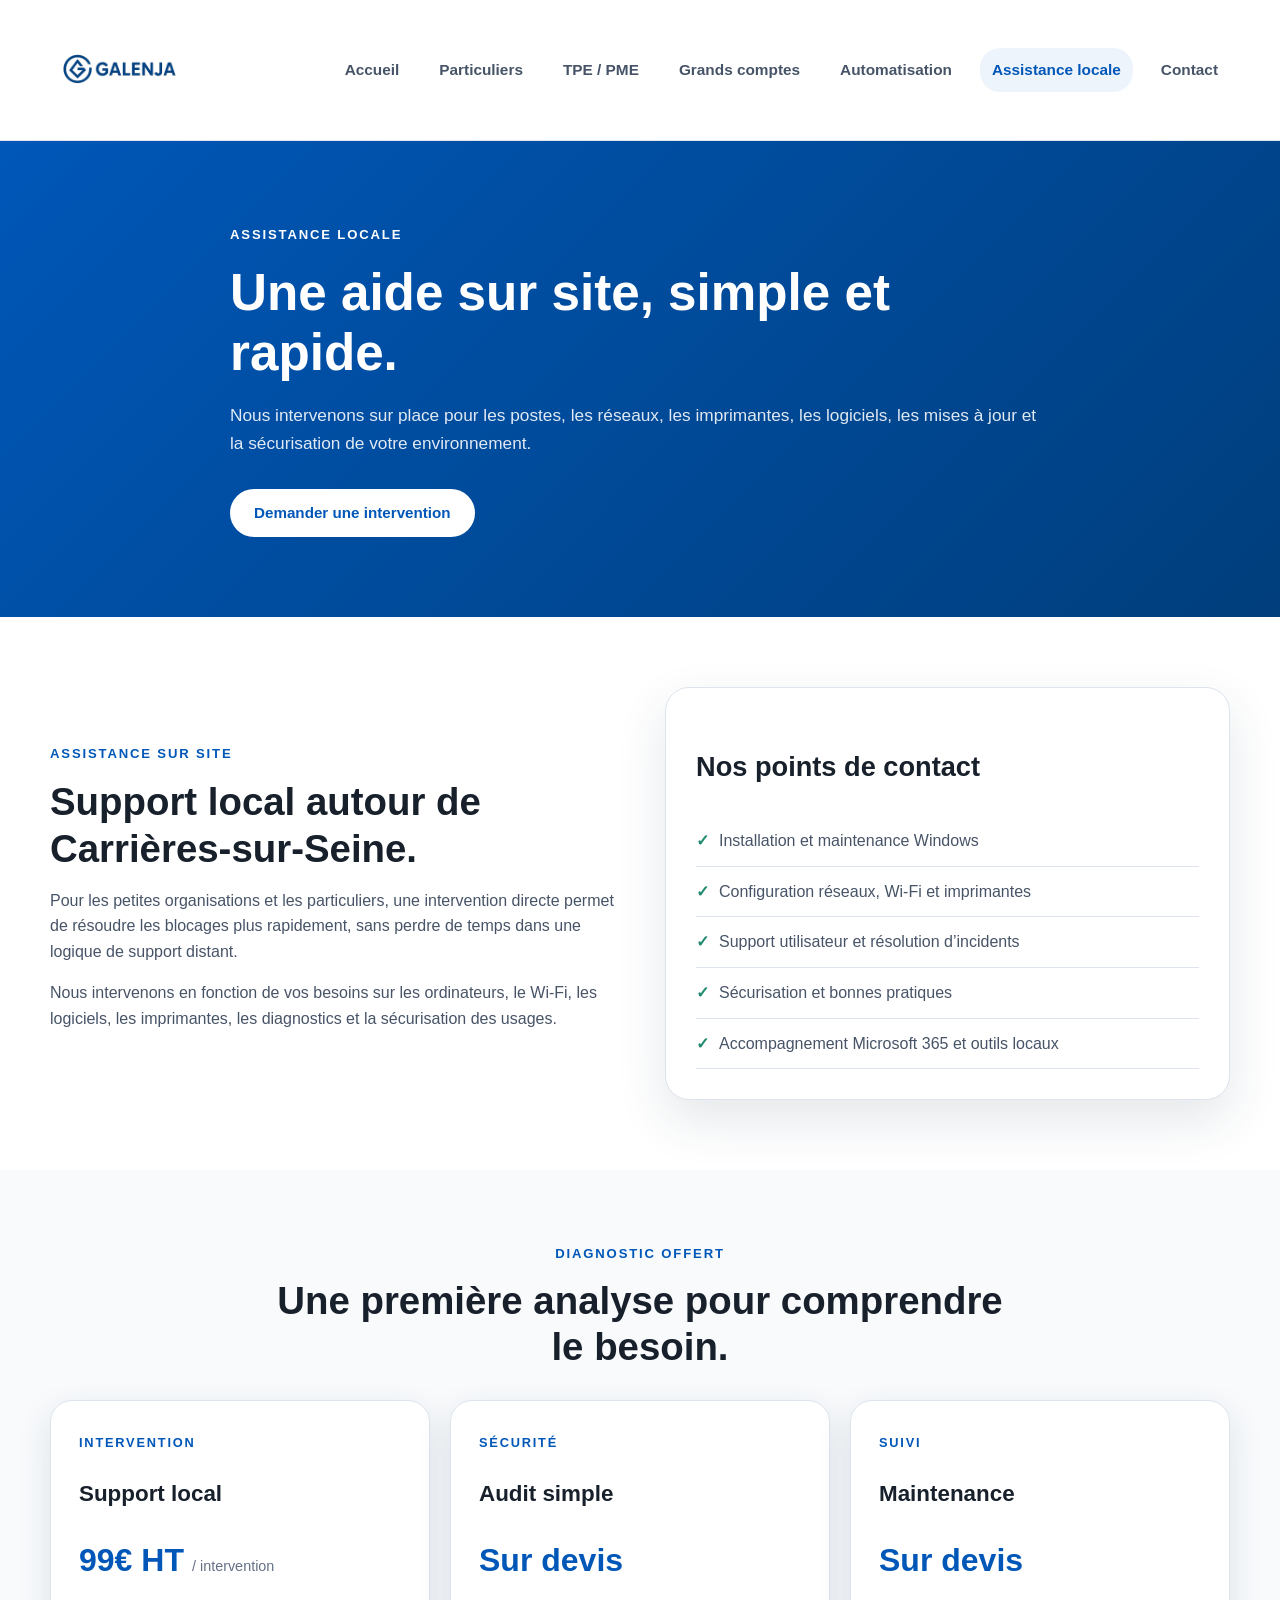
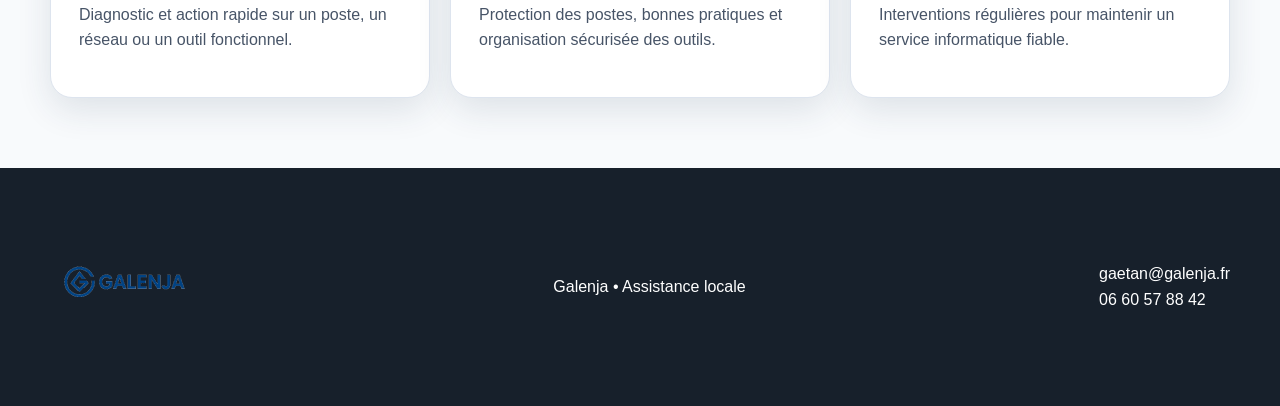
<file: local.html>
<!doctype html>
<html lang="fr">
<head>
  <meta charset="utf-8"/>
  <meta name="viewport" content="width=device-width, initial-scale=1"/>
  <!-- Meta Pixel Code -->
  <script>
  !function(f,b,e,v,n,t,s)
  {if(f.fbq)return;n=f.fbq=function(){n.callMethod?
  n.callMethod.apply(n,arguments):n.queue.push(arguments)};
  if(!f._fbq)f._fbq=n;n.push=n;n.loaded=!0;n.version='2.0';
  n.queue=[];t=b.createElement(e);t.async=!0;
  t.src=v;s=b.getElementsByTagName(e)[0];
  s.parentNode.insertBefore(t,s)}(window, document,'script',
  'https://connect.facebook.net/en_US/fbevents.js');
  fbq('init', '3352363024974144');
  fbq('track', 'PageView');
  </script>
  <noscript><img height="1" width="1" style="display:none"
  src="https://www.facebook.com/tr?id=3352363024974144&ev=PageView&noscript=1"
  /></noscript>
  <!-- End Meta Pixel Code -->
  <meta name="description" content="Assistance locale autour de Carrières-sur-Seine pour PME, TPE et particuliers : Windows, réseaux, imprimantes, support utilisateur et sécurité."/>
  <title>Assistance locale — Galenja</title>
  <link rel="stylesheet" href="styles.css"/>
</head>
<body>
<header class="site-header">
  <div class="container nav-wrap">
    <a class="brand" href="index.html" aria-label="Galenja">
      <img src="assets/img/logo.png" alt="Galenja"/>
    </a>
    <nav class="main-nav" aria-label="Navigation principale">
      <a href="index.html">Accueil</a>
      <a href="particuliers.html">Particuliers</a>
      <a href="tpe-pme.html">TPE / PME</a>
      <a href="grands-comptes.html">Grands comptes</a>
      <a href="automation.html">Automatisation</a>
      <a class="active" href="local.html">Assistance locale</a>
      <a href="contact.html">Contact</a>
    </nav>
  </div>
</header>

<section class="page-hero page-hero-local">
  <div class="container smaller">
    <span class="label light">Assistance locale</span>
    <h1>Une aide sur site, simple et rapide.</h1>
    <p>Nous intervenons sur place pour les postes, les réseaux, les imprimantes, les logiciels, les mises à jour et la sécurisation de votre environnement.</p>
    <a class="btn btn-primary" href="contact.html">Demander une intervention</a>
  </div>
</section>

<main>
  <section class="section">
    <div class="container split">
      <div>
        <span class="label">Assistance sur site</span>
        <h2>Support local autour de Carrières-sur-Seine.</h2>
        <p>Pour les petites organisations et les particuliers, une intervention directe permet de résoudre les blocages plus rapidement, sans perdre de temps dans une logique de support distant.</p>
        <p>Nous intervenons en fonction de vos besoins sur les ordinateurs, le Wi‑Fi, les logiciels, les imprimantes, les diagnostics et la sécurisation des usages.</p>
      </div>
      <div class="text-card">
        <h3>Nos points de contact</h3>
        <ul class="feature-list">
          <li>Installation et maintenance Windows</li>
          <li>Configuration réseaux, Wi‑Fi et imprimantes</li>
          <li>Support utilisateur et résolution d’incidents</li>
          <li>Sécurisation et bonnes pratiques</li>
          <li>Accompagnement Microsoft 365 et outils locaux</li>
        </ul>
      </div>
    </div>
  </section>

  <section class="section alt-bg">
    <div class="container">
      <div class="section-head centered">
        <span class="label">Diagnostic offert</span>
        <h2>Une première analyse pour comprendre le besoin.</h2>
      </div>
      <div class="pricing-grid one-thirds">
        <article class="price-card">
          <span class="price-label">Intervention</span>
          <h3>Support local</h3>
          <div class="price"><span>99€ HT</span><small>/ intervention</small></div>
          <p>Diagnostic et action rapide sur un poste, un réseau ou un outil fonctionnel.</p>
        </article>
        <article class="price-card">
          <span class="price-label">Sécurité</span>
          <h3>Audit simple</h3>
          <div class="price"><span>Sur devis</span></div>
          <p>Protection des postes, bonnes pratiques et organisation sécurisée des outils.</p>
        </article>
        <article class="price-card">
          <span class="price-label">Suivi</span>
          <h3>Maintenance</h3>
          <div class="price"><span>Sur devis</span></div>
          <p>Interventions régulières pour maintenir un service informatique fiable.</p>
        </article>
      </div>
    </div>
  </section>
</main>

<footer class="site-footer">
  <div class="container footer-grid">
    <div><a href="index.html"><img class="footer-logo" src="assets/img/logo.png" alt="Galenja" /></a></div>
    <div><p>Galenja • Assistance locale</p></div>
    <div><a href="mailto:gaetan@galenja.fr">gaetan@galenja.fr</a><br/><a href="tel:+33660578842">06 60 57 88 42</a></div>
  </div>
</footer>
</body>
</html>
</file>
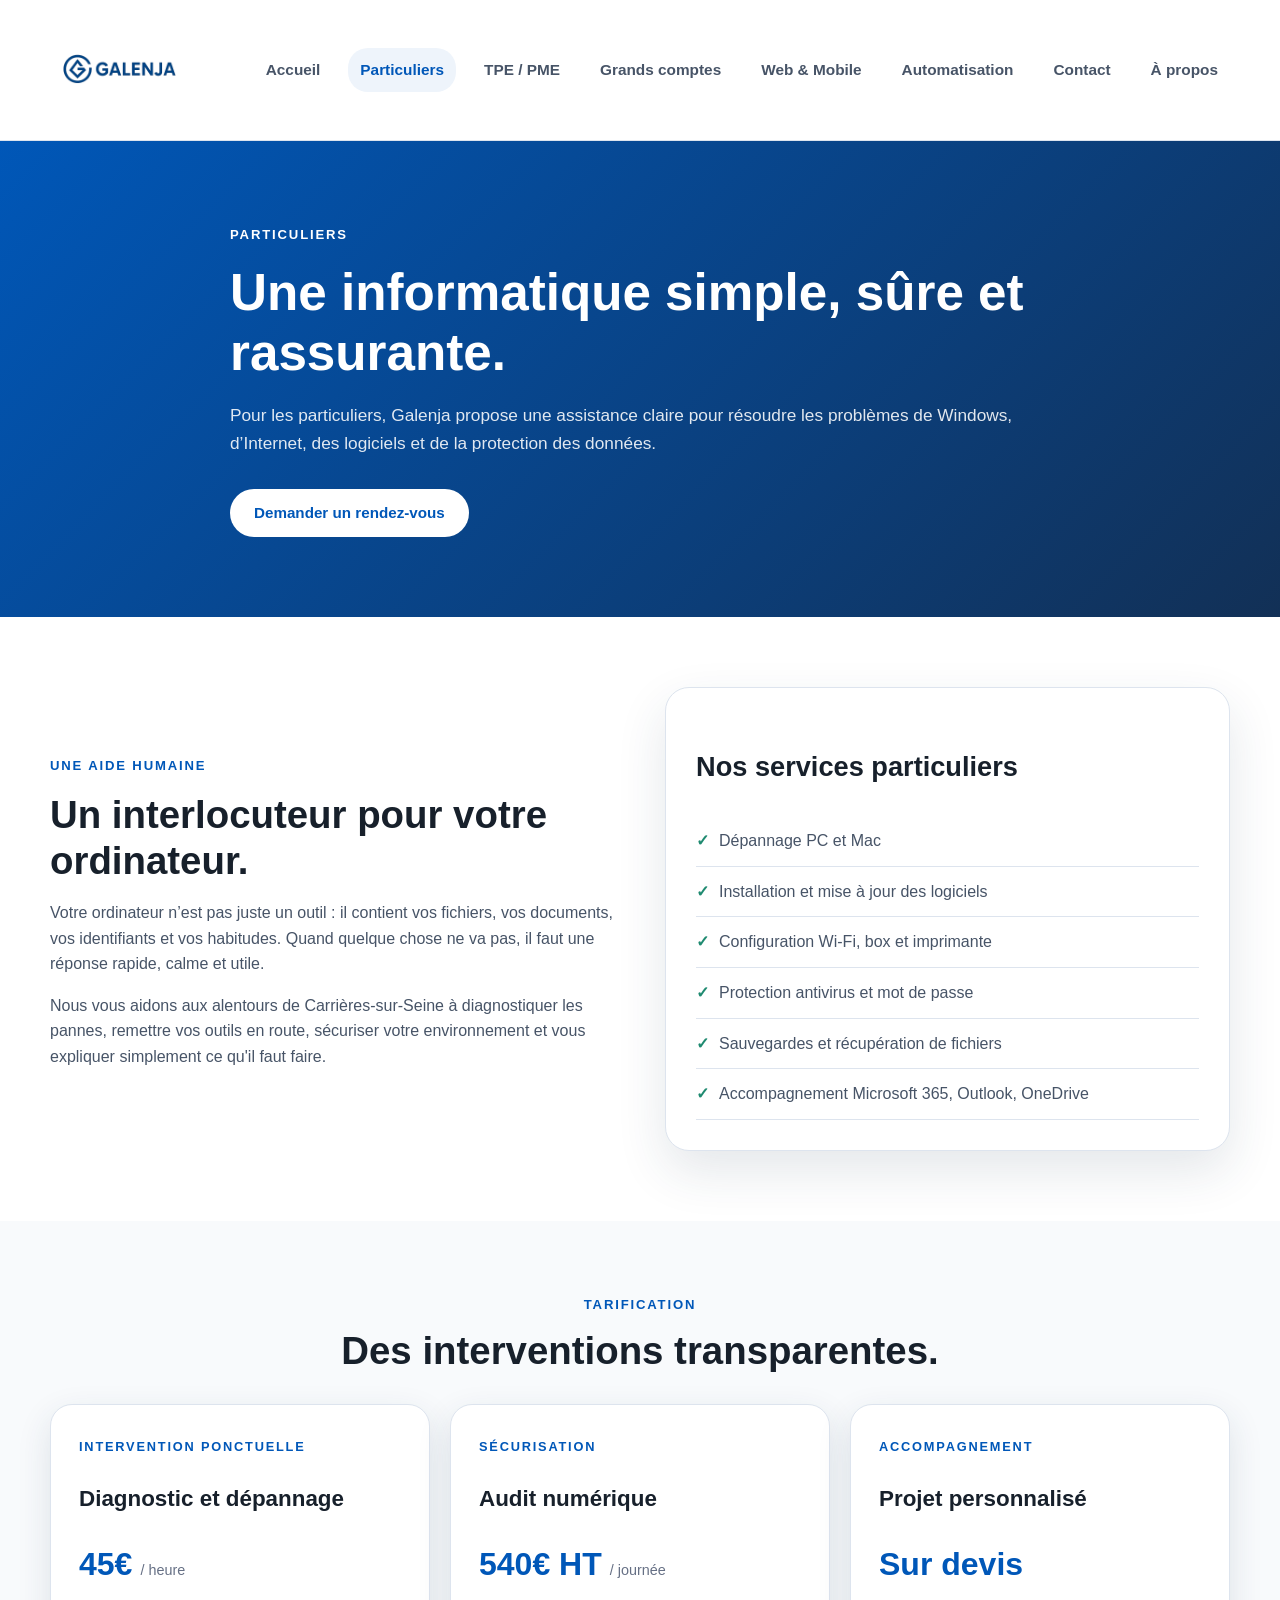
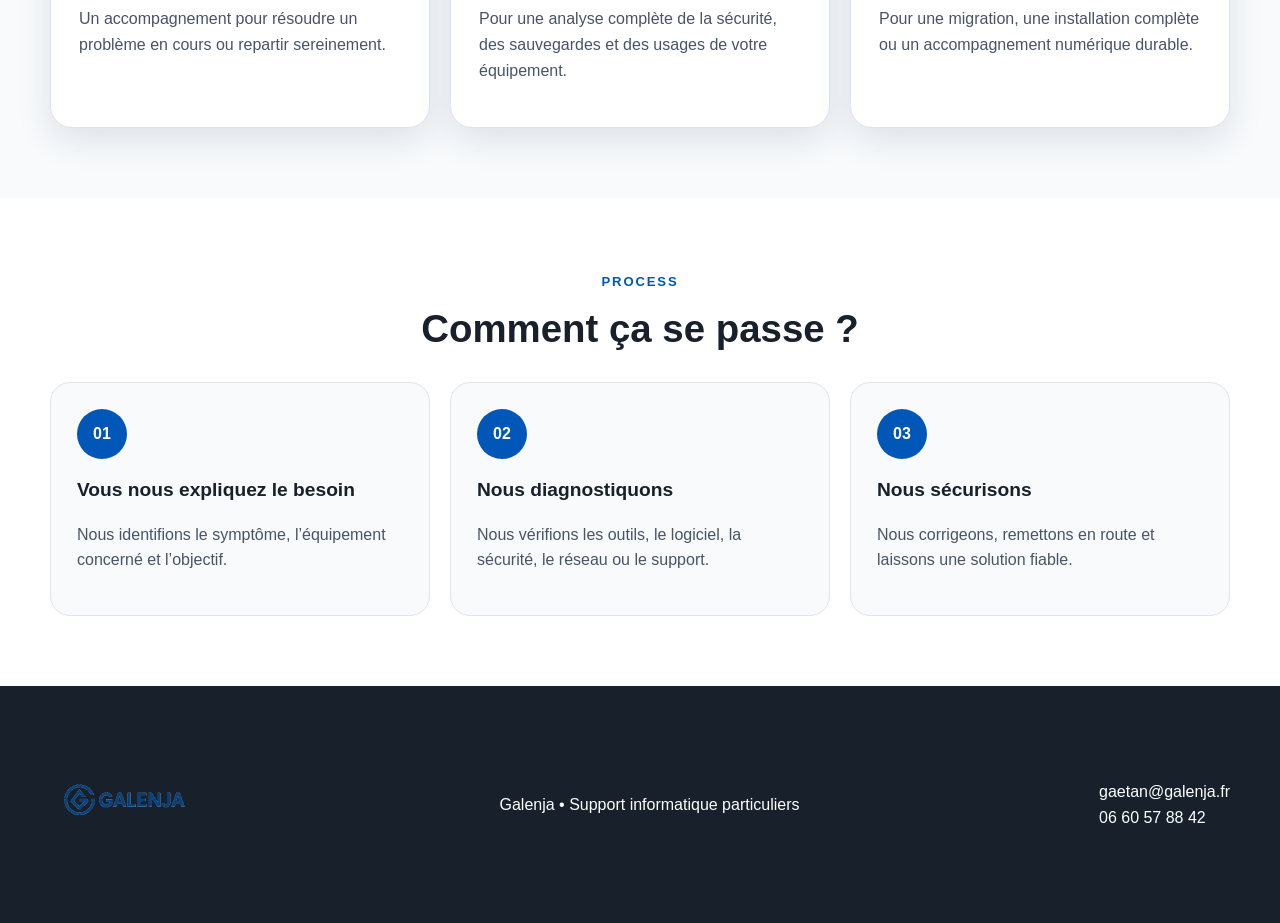
<file: particuliers.html>
<!doctype html>
<html lang="fr">
<head>
  <meta charset="utf-8"/>
  <meta name="viewport" content="width=device-width, initial-scale=1"/>
  <!-- Meta Pixel Code -->
  <script>
  !function(f,b,e,v,n,t,s)
  {if(f.fbq)return;n=f.fbq=function(){n.callMethod?
  n.callMethod.apply(n,arguments):n.queue.push(arguments)};
  if(!f._fbq)f._fbq=n;n.push=n;n.loaded=!0;n.version='2.0';
  n.queue=[];t=b.createElement(e);t.async=!0;
  t.src=v;s=b.getElementsByTagName(e)[0];
  s.parentNode.insertBefore(t,s)}(window, document,'script',
  'https://connect.facebook.net/en_US/fbevents.js');
  fbq('init', '3352363024974144');
  fbq('track', 'PageView');
  </script>
  <noscript><img height="1" width="1" style="display:none"
  src="https://www.facebook.com/tr?id=3352363024974144&ev=PageView&noscript=1"
  /></noscript>
  <!-- End Meta Pixel Code -->
  <meta name="description" content="Service informatique pour particuliers : dépannage, installation, cybersécurité, sauvegardes et accompagnement numérique."/>
  <title>Particuliers — Galenja</title>
  <link rel="stylesheet" href="styles.css"/>
</head>
<body>
<header class="site-header">
  <div class="container nav-wrap">
    <a class="brand" href="index.html" aria-label="Galenja">
      <img src="assets/img/logo.png" alt="Galenja"/>
    </a>
    <nav class="main-nav" aria-label="Navigation principale">
      <a href="index.html">Accueil</a>
      <a class="active" href="particuliers.html">Particuliers</a>
      <a href="tpe-pme.html">TPE / PME</a>
      <a href="grands-comptes.html">Grands comptes</a>
      <a href="web-mobile-social.html">Web & Mobile</a>
      <a href="automation.html">Automatisation</a>
      <a href="contact.html">Contact</a>
      <a href="about.html">À propos</a>
    </nav>
  </div>
</header>

<section class="page-hero page-hero-particuliers">
  <div class="container smaller">
    <span class="label light">Particuliers</span>
    <h1>Une informatique simple, sûre et rassurante.</h1>
    <p>Pour les particuliers, Galenja propose une assistance claire pour résoudre les problèmes de Windows, d’Internet, des logiciels et de la protection des données.</p>
    <a class="btn btn-primary" href="contact.html">Demander un rendez-vous</a>
  </div>
</section>

<main>
  <section class="section">
    <div class="container split">
      <div>
        <span class="label">Une aide humaine</span>
        <h2>Un interlocuteur pour votre ordinateur.</h2>
        <p>Votre ordinateur n’est pas juste un outil : il contient vos fichiers, vos documents, vos identifiants et vos habitudes. Quand quelque chose ne va pas, il faut une réponse rapide, calme et utile.</p>
        <p>Nous vous aidons aux alentours de Carrières-sur-Seine à diagnostiquer les pannes, remettre vos outils en route, sécuriser votre environnement et vous expliquer simplement ce qu'il faut faire.</p>
      </div>
      <div class="text-card">
        <h3>Nos services particuliers</h3>
        <ul class="feature-list">
          <li>Dépannage PC et Mac</li>
          <li>Installation et mise à jour des logiciels</li>
          <li>Configuration Wi‑Fi, box et imprimante</li>
          <li>Protection antivirus et mot de passe</li>
          <li>Sauvegardes et récupération de fichiers</li>
          <li>Accompagnement Microsoft 365, Outlook, OneDrive</li>
        </ul>
      </div>
    </div>
  </section>

  <section class="section alt-bg">
    <div class="container">
      <div class="section-head centered">
        <span class="label">Tarification</span>
        <h2>Des interventions transparentes.</h2>
      </div>
      <div class="pricing-grid one-thirds">
        <article class="price-card">
          <span class="price-label">Intervention ponctuelle</span>
          <h3>Diagnostic et dépannage</h3>
          <div class="price"><span>45€</span><small>/ heure</small></div>
          <p>Un accompagnement pour résoudre un problème en cours ou repartir sereinement.</p>
        </article>
        <article class="price-card">
          <span class="price-label">Sécurisation</span>
          <h3>Audit numérique</h3>
          <div class="price"><span>540€ HT</span><small>/ journée</small></div>
          <p>Pour une analyse complète de la sécurité, des sauvegardes et des usages de votre équipement.</p>
        </article>
        <article class="price-card">
          <span class="price-label">Accompagnement</span>
          <h3>Projet personnalisé</h3>
          <div class="price"><span>Sur devis</span></div>
          <p>Pour une migration, une installation complète ou un accompagnement numérique durable.</p>
        </article>
      </div>
    </div>
  </section>

  <section class="section">
    <div class="container process">
      <div class="section-head centered">
        <span class="label">Process</span>
        <h2>Comment ça se passe ?</h2>
      </div>
      <div class="steps">
        <div class="step">
          <span class="step-number">01</span>
          <h3>Vous nous expliquez le besoin</h3>
          <p>Nous identifions le symptôme, l’équipement concerné et l’objectif.</p>
        </div>
        <div class="step">
          <span class="step-number">02</span>
          <h3>Nous diagnostiquons</h3>
          <p>Nous vérifions les outils, le logiciel, la sécurité, le réseau ou le support.</p>
        </div>
        <div class="step">
          <span class="step-number">03</span>
          <h3>Nous sécurisons</h3>
          <p>Nous corrigeons, remettons en route et laissons une solution fiable.</p>
        </div>
      </div>
    </div>
  </section>
</main>

<footer class="site-footer">
  <div class="container footer-grid">
    <div><a href="index.html"><img class="footer-logo" src="assets/img/logo.png" alt="Galenja" /></a></div>
    <div><p>Galenja • Support informatique particuliers</p></div>
    <div><a href="mailto:gaetan@galenja.fr">gaetan@galenja.fr</a><br/><a href="tel:+33660578842">06 60 57 88 42</a></div>
  </div>
</footer>
</body>
</html>
</file>
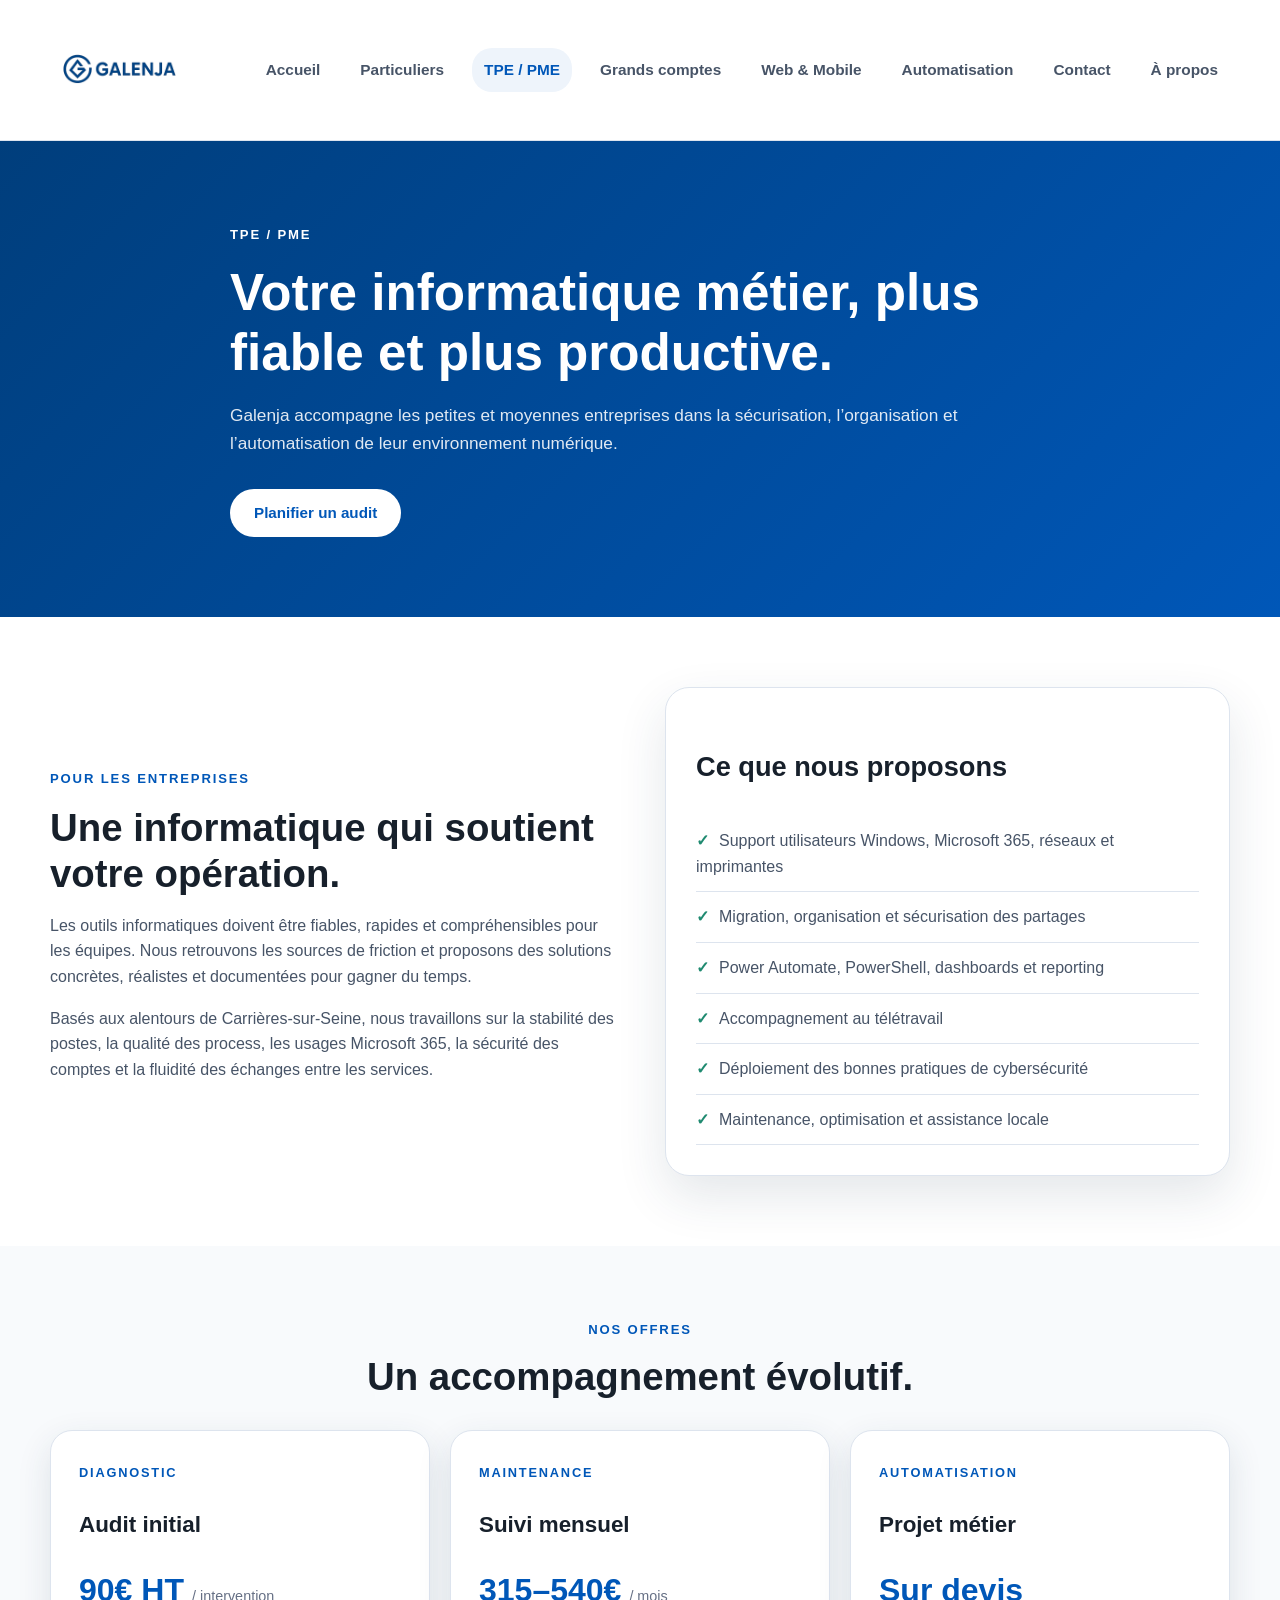
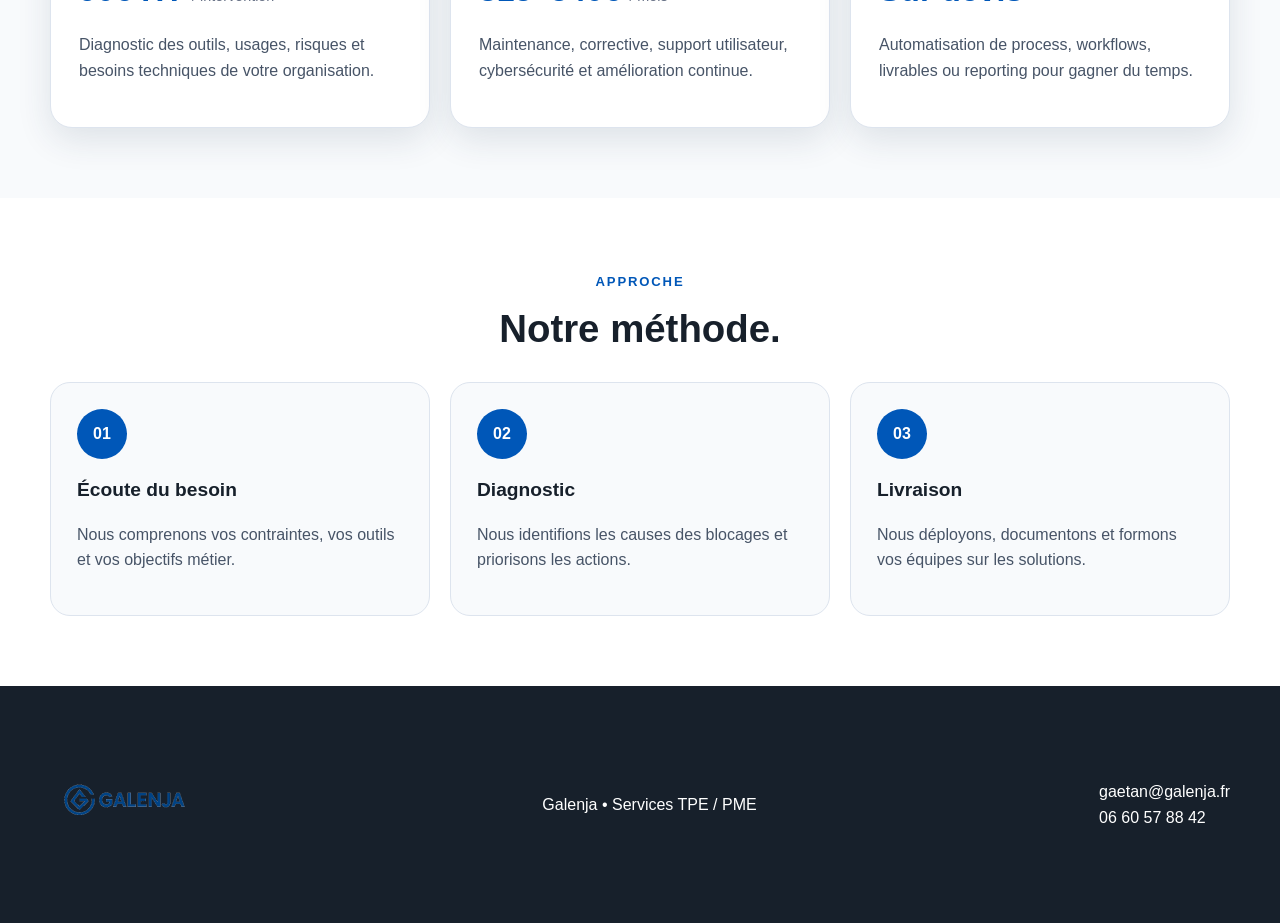
<file: tpe-pme.html>
<!doctype html>
<html lang="fr">
<head>
  <meta charset="utf-8"/>
  <meta name="viewport" content="width=device-width, initial-scale=1"/>
  <!-- Meta Pixel Code -->
  <script>
  !function(f,b,e,v,n,t,s)
  {if(f.fbq)return;n=f.fbq=function(){n.callMethod?
  n.callMethod.apply(n,arguments):n.queue.push(arguments)};
  if(!f._fbq)f._fbq=n;n.push=n;n.loaded=!0;n.version='2.0';
  n.queue=[];t=b.createElement(e);t.async=!0;
  t.src=v;s=b.getElementsByTagName(e)[0];
  s.parentNode.insertBefore(t,s)}(window, document,'script',
  'https://connect.facebook.net/en_US/fbevents.js');
  fbq('init', '3352363024974144');
  fbq('track', 'PageView');
  </script>
  <noscript><img height="1" width="1" style="display:none"
  src="https://www.facebook.com/tr?id=3352363024974144&ev=PageView&noscript=1"
  /></noscript>
  <!-- End Meta Pixel Code -->
  <meta name="description" content="Galenja aide les TPE et PME à sécuriser leur informatique, améliorer leur Microsoft 365 et mettre en place des automatismes."/>
  <title>TPE / PME — Galenja</title>
  <link rel="stylesheet" href="styles.css"/>
</head>
<body>
<header class="site-header">
  <div class="container nav-wrap">
    <a class="brand" href="index.html" aria-label="Galenja">
      <img src="assets/img/logo.png" alt="Galenja"/>
    </a>
    <nav class="main-nav" aria-label="Navigation principale">
      <a href="index.html">Accueil</a>
      <a href="particuliers.html">Particuliers</a>
      <a class="active" href="tpe-pme.html">TPE / PME</a>
      <a href="grands-comptes.html">Grands comptes</a>
      <a href="web-mobile-social.html">Web & Mobile</a>
      <a href="automation.html">Automatisation</a>
      <a href="contact.html">Contact</a>
      <a href="about.html">À propos</a>
    </nav>
  </div>
</header>

<section class="page-hero page-hero-pme">
  <div class="container smaller">
    <span class="label light">TPE / PME</span>
    <h1>Votre informatique métier, plus fiable et plus productive.</h1>
    <p>Galenja accompagne les petites et moyennes entreprises dans la sécurisation, l’organisation et l’automatisation de leur environnement numérique.</p>
    <a class="btn btn-primary" href="contact.html">Planifier un audit</a>
  </div>
</section>

<main>
  <section class="section">
    <div class="container split">
      <div>
        <span class="label">Pour les entreprises</span>
        <h2>Une informatique qui soutient votre opération.</h2>
        <p>Les outils informatiques doivent être fiables, rapides et compréhensibles pour les équipes. Nous retrouvons les sources de friction et proposons des solutions concrètes, réalistes et documentées pour gagner du temps.</p>
        <p>Basés aux alentours de Carrières-sur-Seine, nous travaillons sur la stabilité des postes, la qualité des process, les usages Microsoft 365, la sécurité des comptes et la fluidité des échanges entre les services.</p>
      </div>
      <div class="text-card">
        <h3>Ce que nous proposons</h3>
        <ul class="feature-list">
          <li>Support utilisateurs Windows, Microsoft 365, réseaux et imprimantes</li>
          <li>Migration, organisation et sécurisation des partages</li>
          <li>Power Automate, PowerShell, dashboards et reporting</li>
          <li>Accompagnement au télétravail</li>
          <li>Déploiement des bonnes pratiques de cybersécurité</li>
          <li>Maintenance, optimisation et assistance locale</li>
        </ul>
      </div>
    </div>
  </section>

  <section class="section alt-bg">
    <div class="container">
      <div class="section-head centered">
        <span class="label">Nos offres</span>
        <h2>Un accompagnement évolutif.</h2>
      </div>
      <div class="pricing-grid one-thirds">
        <article class="price-card">
          <span class="price-label">Diagnostic</span>
          <h3>Audit initial</h3>
          <div class="price"><span>90€ HT</span><small>/ intervention</small></div>
          <p>Diagnostic des outils, usages, risques et besoins techniques de votre organisation.</p>
        </article>
        <article class="price-card">
          <span class="price-label">Maintenance</span>
          <h3>Suivi mensuel</h3>
          <div class="price"><span>315–540€</span><small>/ mois</small></div>
          <p>Maintenance, corrective, support utilisateur, cybersécurité et amélioration continue.</p>
        </article>
        <article class="price-card">
          <span class="price-label">Automatisation</span>
          <h3>Projet métier</h3>
          <div class="price"><span>Sur devis</span></div>
          <p>Automatisation de process, workflows, livrables ou reporting pour gagner du temps.</p>
        </article>
      </div>
    </div>
  </section>

  <section class="section">
    <div class="container process">
      <div class="section-head centered">
        <span class="label">Approche</span>
        <h2>Notre méthode.</h2>
      </div>
      <div class="steps">
        <div class="step">
          <span class="step-number">01</span>
          <h3>Écoute du besoin</h3>
          <p>Nous comprenons vos contraintes, vos outils et vos objectifs métier.</p>
        </div>
        <div class="step">
          <span class="step-number">02</span>
          <h3>Diagnostic</h3>
          <p>Nous identifions les causes des blocages et priorisons les actions.</p>
        </div>
        <div class="step">
          <span class="step-number">03</span>
          <h3>Livraison</h3>
          <p>Nous déployons, documentons et formons vos équipes sur les solutions.</p>
        </div>
      </div>
    </div>
  </section>
</main>

<footer class="site-footer">
  <div class="container footer-grid">
    <div><a href="index.html"><img class="footer-logo" src="assets/img/logo.png" alt="Galenja" /></a></div>
    <div><p>Galenja • Services TPE / PME</p></div>
    <div><a href="mailto:gaetan@galenja.fr">gaetan@galenja.fr</a><br/><a href="tel:+33660578842">06 60 57 88 42</a></div>
  </div>
</footer>
</body>
</html>
</file>
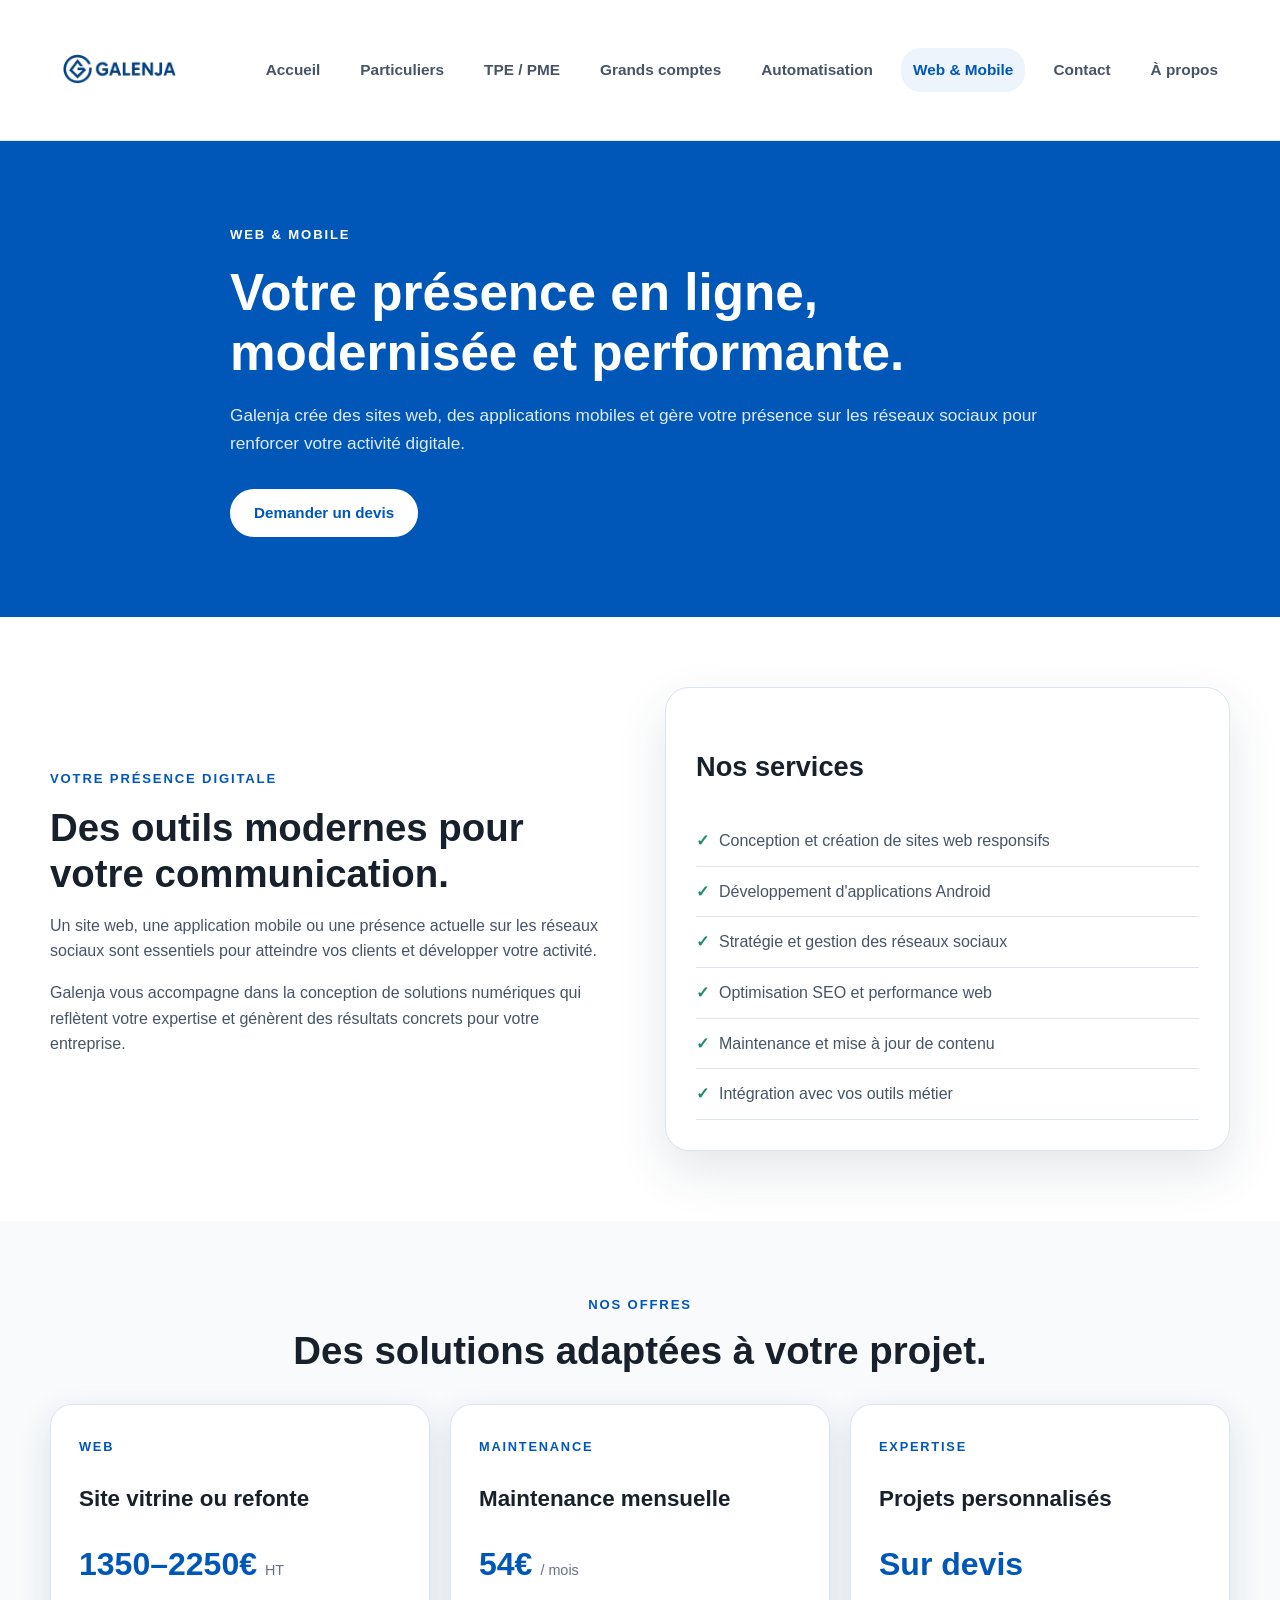
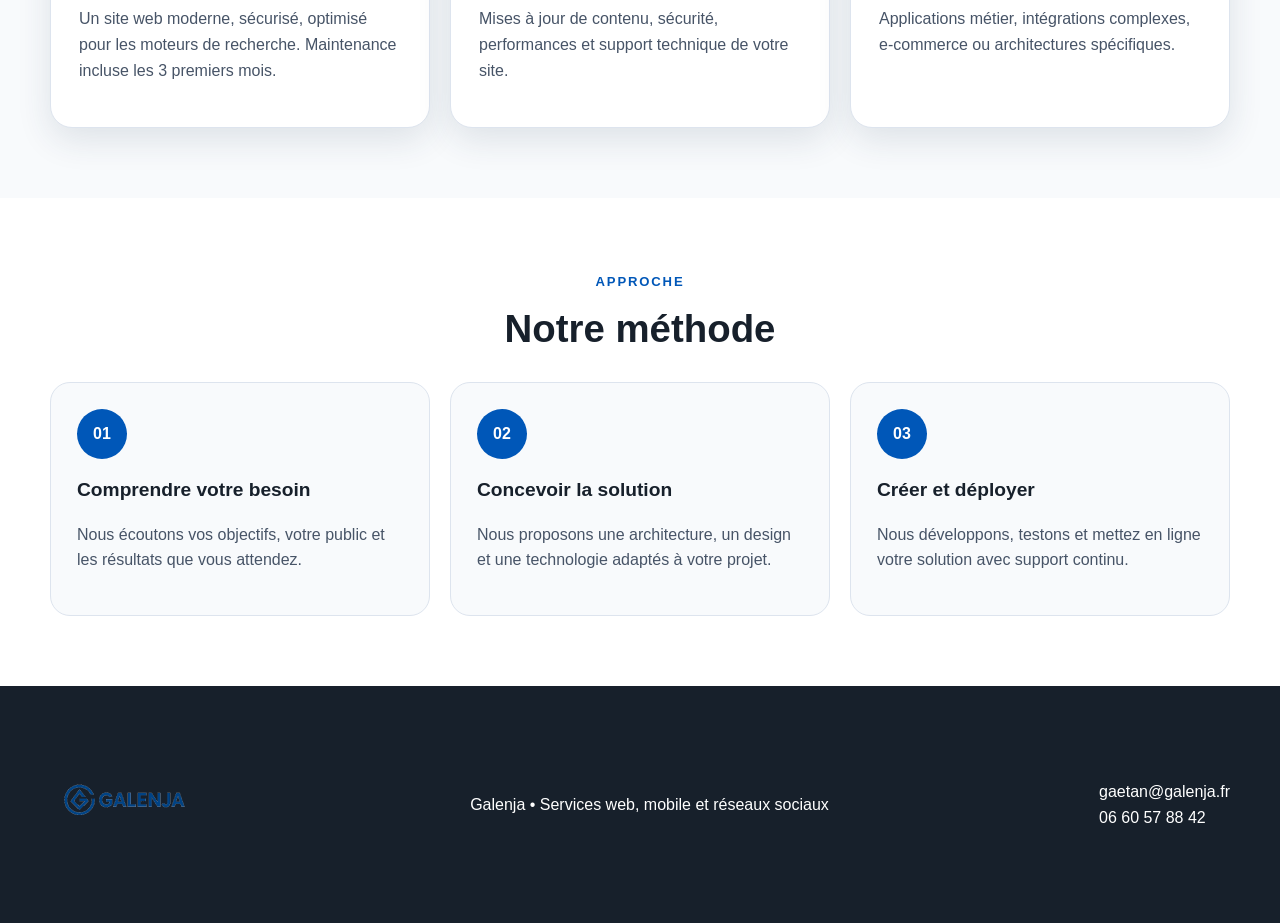
<file: web-mobile-social.html>
<!doctype html>
<html lang="fr">
<head>
  <meta charset="utf-8"/>
  <meta name="viewport" content="width=device-width, initial-scale=1"/>
  <!-- Meta Pixel Code -->
  <script>
  !function(f,b,e,v,n,t,s)
  {if(f.fbq)return;n=f.fbq=function(){n.callMethod?
  n.callMethod.apply(n,arguments):n.queue.push(arguments)};
  if(!f._fbq)f._fbq=n;n.push=n;n.loaded=!0;n.version='2.0';
  n.queue=[];t=b.createElement(e);t.async=!0;
  t.src=v;s=b.getElementsByTagName(e)[0];
  s.parentNode.insertBefore(t,s)}(window, document,'script',
  'https://connect.facebook.net/en_US/fbevents.js');
  fbq('init', '3352363024974144');
  fbq('track', 'PageView');
  </script>
  <noscript><img height="1" width="1" style="display:none"
  src="https://www.facebook.com/tr?id=3352363024974144&ev=PageView&noscript=1"
  /></noscript>
  <!-- End Meta Pixel Code -->
  <meta name="description" content="Galenja conçoit des sites web, des applications Android et gère vos réseaux sociaux pour votre présence en ligne."/>
  <title>Web & Mobile — Galenja</title>
  <link rel="stylesheet" href="styles.css"/>
</head>
<body>
<header class="site-header">
  <div class="container nav-wrap">
    <a class="brand" href="index.html" aria-label="Galenja">
      <img src="assets/img/logo.png" alt="Galenja"/>
    </a>
    <nav class="main-nav" aria-label="Navigation principale">
      <a href="index.html">Accueil</a>
      <a href="particuliers.html">Particuliers</a>
      <a href="tpe-pme.html">TPE / PME</a>
      <a href="grands-comptes.html">Grands comptes</a>
      <a href="automation.html">Automatisation</a>
      <a class="active" href="web-mobile-social.html">Web & Mobile</a>
      <a href="contact.html">Contact</a>
      <a href="about.html">À propos</a>
    </nav>
  </div>
</header>

<section class="page-hero page-hero-web">
  <div class="container smaller">
    <span class="label light">Web & Mobile</span>
    <h1>Votre présence en ligne, modernisée et performante.</h1>
    <p>Galenja crée des sites web, des applications mobiles et gère votre présence sur les réseaux sociaux pour renforcer votre activité digitale.</p>
    <a class="btn btn-primary" href="contact.html">Demander un devis</a>
  </div>
</section>

<main>
  <section class="section">
    <div class="container split">
      <div>
        <span class="label">Votre présence digitale</span>
        <h2>Des outils modernes pour votre communication.</h2>
        <p>Un site web, une application mobile ou une présence actuelle sur les réseaux sociaux sont essentiels pour atteindre vos clients et développer votre activité.</p>
        <p>Galenja vous accompagne dans la conception de solutions numériques qui reflètent votre expertise et génèrent des résultats concrets pour votre entreprise.</p>
      </div>
      <div class="text-card">
        <h3>Nos services</h3>
        <ul class="feature-list">
          <li>Conception et création de sites web responsifs</li>
          <li>Développement d'applications Android</li>
          <li>Stratégie et gestion des réseaux sociaux</li>
          <li>Optimisation SEO et performance web</li>
          <li>Maintenance et mise à jour de contenu</li>
          <li>Intégration avec vos outils métier</li>
        </ul>
      </div>
    </div>
  </section>

  <section class="section alt-bg">
    <div class="container">
      <div class="section-head centered">
        <span class="label">Nos offres</span>
        <h2>Des solutions adaptées à votre projet.</h2>
      </div>
      <div class="pricing-grid one-thirds">
        <article class="price-card">
          <span class="price-label">Web</span>
          <h3>Site vitrine ou refonte</h3>
          <div class="price"><span>1350–2250€</span><small>HT</small></div>
          <p>Un site web moderne, sécurisé, optimisé pour les moteurs de recherche. Maintenance incluse les 3 premiers mois.</p>
        </article>
        <article class="price-card">
          <span class="price-label">Maintenance</span>
          <h3>Maintenance mensuelle</h3>
          <div class="price"><span>54€</span><small>/ mois</small></div>
          <p>Mises à jour de contenu, sécurité, performances et support technique de votre site.</p>
        </article>
        <article class="price-card">
          <span class="price-label">Expertise</span>
          <h3>Projets personnalisés</h3>
          <div class="price"><span>Sur devis</span></div>
          <p>Applications métier, intégrations complexes, e-commerce ou architectures spécifiques.</p>
        </article>
      </div>
    </div>
  </section>

  <section class="section">
    <div class="container process">
      <div class="section-head centered">
        <span class="label">Approche</span>
        <h2>Notre méthode</h2>
      </div>
      <div class="steps">
        <div class="step">
          <span class="step-number">01</span>
          <h3>Comprendre votre besoin</h3>
          <p>Nous écoutons vos objectifs, votre public et les résultats que vous attendez.</p>
        </div>
        <div class="step">
          <span class="step-number">02</span>
          <h3>Concevoir la solution</h3>
          <p>Nous proposons une architecture, un design et une technologie adaptés à votre projet.</p>
        </div>
        <div class="step">
          <span class="step-number">03</span>
          <h3>Créer et déployer</h3>
          <p>Nous développons, testons et mettez en ligne votre solution avec support continu.</p>
        </div>
      </div>
    </div>
  </section>
</main>

<footer class="site-footer">
  <div class="container footer-grid">
    <div><a href="index.html"><img class="footer-logo" src="assets/img/logo.png" alt="Galenja" /></a></div>
    <div><p>Galenja • Services web, mobile et réseaux sociaux</p></div>
    <div><a href="mailto:gaetan@galenja.fr">gaetan@galenja.fr</a><br/><a href="tel:+33660578842">06 60 57 88 42</a></div>
  </div>
</footer>
</body>
</html>
</file>
<file: styles.css>
* {
  box-sizing: border-box;
}

:root {
  --primary: #0057b8;
  --primary-dark: #003e7c;
  --primary-soft: #eef4fb;
  --ink: #17202b;
  --text: #475467;
  --muted: #667085;
  --line: #dde4ee;
  --light: #f8fafc;
  --paper: #ffffff;
  --success: #1f8a70;
  --shadow: rgba(34, 55, 86, 0.12);
  --font: "Inter", "Segoe UI", Arial, sans-serif;
}

body {
  margin: 0;
  font-family: var(--font);
  color: var(--text);
  background: var(--light);
  line-height: 1.6;
}

a {
  color: var(--primary);
  text-decoration: none;
}

a:hover {
  color: var(--primary-dark);
}

img {
  max-width: 100%;
}

.container {
  width: min(1180px, calc(100% - 80px));
  margin: 0 auto;
}

.site-header {
  background: var(--paper);
  border-bottom: 1px solid var(--line);
  position: sticky;
  top: 0;
  z-index: 10;
}

.nav-wrap {
  display: flex;
  align-items: center;
  justify-content: space-between;
  min-height: 90px;
}

.brand {
  display: flex;
  align-items: center;
}

.brand img {
  width: 140px;
}

.main-nav {
  display: flex;
  align-items: center;
  gap: 16px;
  flex-wrap: wrap;
}

.main-nav a {
  color: var(--text);
  font-weight: 700;
  font-size: 0.96rem;
  padding: 10px 12px;
  border-radius: 20px;
}

.main-nav a.active,
.main-nav a:hover {
  color: var(--primary);
  background: var(--primary-soft);
}

.hero {
  background: linear-gradient(135deg, var(--primary-dark), var(--primary));
  color: var(--paper);
  padding: 70px 0;
  position: relative;
  overflow: hidden;
}

.hero::after {
  content: "";
  position: absolute;
  width: 460px;
  height: 460px;
  border-radius: 50%;
  border: 1px solid rgba(255,255,255,0.25);
  right: -80px;
  top: -80px;
  box-shadow: inset 0 0 0 40px rgba(255,255,255,0.05);
}

.hero-grid {
  display: grid;
  grid-template-columns: 1.5fr 0.9fr;
  align-items: center;
  gap: 48px;
}

.hero-copy h1 {
  color: var(--paper);
  font-size: clamp(3rem, 4vw, 4rem);
  line-height: 1.1;
  margin: 12px 0 22px;
  font-weight: 800;
}

.hero-lead {
  color: rgba(255,255,255,0.9);
  font-size: 1.2rem;
  max-width: 680px;
}

.hero-actions {
  display: flex;
  align-items: center;
  gap: 14px;
  flex-wrap: wrap;
}

.btn {
  display: inline-flex;
  align-items: center;
  justify-content: center;
  gap: 8px;
  min-height: 44px;
  padding: 12px 24px;
  border-radius: 999px;
  font-weight: 800;
  font-size: 0.95rem;
  transition: 0.2s ease all;
}

.btn-primary {
  background: var(--paper);
  color: var(--primary);
}

.btn-primary:hover {
  background: var(--primary-soft);
}

.btn-ghost {
  border: 1px solid rgba(255,255,255,0.8);
  color: var(--paper);
  background: transparent;
}

.btn-secondary {
  background: var(--primary);
  color: var(--paper);
  border: 1px solid var(--paper);
}

.btn-light {
  background: var(--paper);
  color: var(--primary);
}

.hero-proof {
  margin-top: 28px;
  display: flex;
  align-items: center;
  gap: 30px;
  flex-wrap: wrap;
}

.hero-proof span {
  display: flex;
  flex-direction: column;
}

.hero-proof strong {
  color: var(--paper);
  font-size: 1.7rem;
}

.hero-proof small {
  color: rgba(255,255,255,0.9);
  font-size: 0.78rem;
  text-transform: uppercase;
}

.hero-panel {
  display: flex;
  align-items: center;
  justify-content: center;
}

.hero-panel-card {
  background: rgba(255,255,255,0.08);
  border: 1px solid rgba(255,255,255,0.4);
  border-radius: 24px;
  padding: 30px;
  backdrop-filter: blur(8px);
  box-shadow: 0 30px 80px var(--shadow);
}

.mini-title {
  font-size: 0.8rem;
  font-weight: 900;
  text-transform: uppercase;
  letter-spacing: 0.14em;
  color: var(--primary-soft);
}

.check-list {
  list-style: none;
  padding: 0;
  margin: 24px 0;
}

.check-list li {
  color: var(--paper);
  border-bottom: 1px solid rgba(255,255,255,0.2);
  padding: 12px 0;
  font-size: 1rem;
}

.check-list li::before {
  content: "✓ ";
  color: #a8d7ff;
  font-weight: bold;
  margin-right: 8px;
}

.label {
  display: inline-block;
  color: var(--primary);
  font-size: 0.82rem;
  font-weight: 900;
  letter-spacing: 0.14em;
  text-transform: uppercase;
}

.label.light {
  color: var(--paper);
}

.section {
  padding: 70px 0;
  background: var(--paper);
}

.alt-bg {
  background: var(--light);
}

.section-head {
  max-width: 760px;
  margin-bottom: 30px;
}

.section-head.centered {
  text-align: center;
  margin-left: auto;
  margin-right: auto;
}

.section-head h2 {
  color: var(--ink);
  font-size: clamp(2rem, 3vw, 2.8rem);
  line-height: 1.2;
  margin: 12px 0 0;
}

.segment-grid {
  display: grid;
  grid-template-columns: repeat(3, minmax(0, 1fr));
  gap: 20px;
}

.segment-card {
  background: var(--paper);
  border: 1px solid var(--line);
  border-radius: 24px;
  padding: 30px;
  box-shadow: 0 16px 50px var(--shadow);
}

.segment-card.highlighted {
  background: var(--primary);
  color: var(--paper);
  border-color: var(--primary);
}

.segment-card.highlighted .segment-label,
.segment-card.highlighted h3,
.segment-card.highlighted p {
  color: var(--paper);
}

.segment-icon {
  display: inline-flex;
  align-items: center;
  justify-content: center;
  width: 54px;
  height: 54px;
  border-radius: 50%;
  background: var(--primary-soft);
  color: var(--primary);
  font-size: 1.4rem;
  margin-bottom: 16px;
}

.segment-card.highlighted .segment-icon {
  background: rgba(255,255,255,0.16);
  color: var(--paper);
}

.segment-label {
  display: block;
  color: var(--primary);
  font-size: 0.82rem;
  font-weight: 900;
  letter-spacing: 0.14em;
  text-transform: uppercase;
}

.segment-card h3 {
  color: var(--ink);
  font-size: 1.4rem;
  margin: 16px 0 10px;
}

.segment-card p {
  color: var(--text);
  min-height: 110px;
}

.segment-card.highlighted p {
  color: rgba(255,255,255,0.88);
}

.card-link {
  display: inline-flex;
  align-items: center;
  justify-content: center;
  padding: 11px 24px;
  margin-top: 12px;
  border-radius: 999px;
  background: var(--primary);
  color: var(--paper);
  font-weight: 800;
}

.card-link.light {
  background: var(--paper);
  color: var(--primary);
}

.card-link:hover {
  background: var(--primary-dark);
}

.two-column {
  display: grid;
  grid-template-columns: 1.1fr 0.9fr;
  align-items: center;
  gap: 50px;
}

.two-column h2 {
  color: var(--ink);
  font-size: clamp(2rem, 3vw, 2.6rem);
  line-height: 1.2;
  margin: 14px 0;
}

.feature-list {
  list-style: none;
  padding: 0;
  margin: 24px 0 0;
}

.feature-list li {
  border-bottom: 1px solid var(--line);
  padding: 12px 0;
  color: var(--text);
}

.feature-list li::before {
  content: "✓";
  color: var(--success);
  font-weight: 900;
  margin-right: 10px;
}

.image-card {
  background-image: linear-gradient(135deg, rgba(0,87,184,0.85), rgba(0,62,124,0.92));
  border-radius: 30px;
  min-height: 320px;
  display: flex;
  align-items: center;
  justify-content: center;
  padding: 32px;
  box-shadow: 0 24px 60px var(--shadow);
}

.image-text {
  color: var(--paper);
  max-width: 380px;
}

.image-text h3 {
  color: var(--paper);
  font-size: 2rem;
  line-height: 1.2;
}

.image-text p {
  color: rgba(255,255,255,0.9);
}

.image-text .mini-title {
  color: rgba(255,255,255,0.9);
}

.pricing-grid {
  display: grid;
  grid-template-columns: repeat(3, minmax(0, 1fr));
  gap: 20px;
}

.price-card {
  background: var(--paper);
  border: 1px solid var(--line);
  border-radius: 22px;
  padding: 28px;
  box-shadow: 0 12px 34px var(--shadow);
}

.price-card h3 {
  font-size: 1.4rem;
  color: var(--ink);
  margin-top: 22px;
}

.price-label {
  color: var(--primary);
  font-size: 0.8rem;
  font-weight: 900;
  letter-spacing: 0.14em;
  text-transform: uppercase;
}

.price {
  display: flex;
  align-items: baseline;
  gap: 8px;
  margin: 14px 0 12px;
  color: var(--primary);
}

.price span {
  font-size: 2rem;
  font-weight: 900;
}

.price small {
  color: var(--muted);
  font-size: 0.9rem;
}

.cta-band {
  background: var(--ink);
  color: var(--paper);
  padding: 50px 0;
}

.cta-band-content {
  display: flex;
  align-items: center;
  justify-content: space-between;
  gap: 30px;
}

.cta-band h2 {
  color: var(--paper);
  font-size: clamp(2rem, 3vw, 2.4rem);
  margin: 10px 0 0;
}

.btn-light {
  background: var(--paper);
  color: var(--primary);
}

.page-hero {
  padding: 80px 0;
  color: var(--paper);
  background: var(--primary);
}

.page-hero .container {
  max-width: 880px;
}

.page-hero h1 {
  color: var(--paper);
  font-size: clamp(2.6rem, 4vw, 3.7rem);
  line-height: 1.17;
  margin: 16px 0 20px;
}

.page-hero p {
  color: rgba(255,255,255,0.88);
  font-size: 1.08rem;
}

.page-hero-automation {
  background: linear-gradient(135deg, var(--primary-dark), var(--primary));
}

.page-hero .container.smaller {
  max-width: 820px;
}

.one-thirds {
  grid-template-columns: repeat(3, minmax(0, 1fr));
}

.white-card,
.section,
.container,
.page-hero {
  position: relative;
}

.page-hero-particuliers {
  background: linear-gradient(135deg, var(--primary), #123056);
}

.page-hero-pme {
  background: linear-gradient(135deg, var(--primary-dark), var(--primary));
}

.page-hero-grands {
  background: linear-gradient(135deg, var(--ink), var(--primary));
}

.split {
  display: grid;
  grid-template-columns: 1fr 1fr;
  align-items: center;
  gap: 50px;
}

.split h2 {
  color: var(--ink);
  font-size: clamp(2rem, 3vw, 2.5rem);
  line-height: 1.2;
  margin: 14px 0;
}

.text-card {
  background: var(--paper);
  border: 1px solid var(--line);
  border-radius: 24px;
  padding: 30px;
  box-shadow: 0 20px 50px var(--shadow);
}

.text-card h3 {
  color: var(--ink);
  font-size: 1.7rem;
}

.process {
  background: var(--paper);
}

.steps {
  display: grid;
  grid-template-columns: repeat(3, minmax(0,1fr));
  gap: 20px;
}

.step {
  background: var(--light);
  border: 1px solid var(--line);
  border-radius: 20px;
  padding: 26px;
}

.step-number {
  display: inline-flex;
  align-items: center;
  justify-content: center;
  width: 50px;
  height: 50px;
  border-radius: 50%;
  background: var(--primary);
  color: var(--paper);
  font-weight: 900;
}

.step h3 {
  color: var(--ink);
  font-size: 1.2rem;
  margin: 16px 0 12px;
}

.site-footer {
  background: var(--ink);
  color: var(--paper);
  padding: 40px 0;
}

.footer-grid {
  display: flex;
  align-items: center;
  justify-content: space-between;
  gap: 20px;
}

.site-footer p,
.site-footer a {
  color: var(--paper);
}

.footer-logo {
  width: 150px;
}

@media (max-width: 960px) {
  .hero-grid,
  .two-column,
  .split,
  .segment-grid,
  .pricing-grid,
  .steps {
    grid-template-columns: 1fr;
  }

  .hero {
    padding: 50px 0;
  }

  .nav-wrap,
  .footer-grid,
  .cta-band-content {
    align-items: flex-start;
    flex-wrap: wrap;
  }

  .main-nav {
    justify-content: flex-start;
  }
}

.page-hero-local {
  background: linear-gradient(135deg, var(--primary), var(--primary-dark));
}

.page-hero-contact {
  background: linear-gradient(135deg, var(--ink), var(--primary));
}

.contact-list {
  display: flex;
  flex-direction: column;
  gap: 16px;
  margin-top: 28px;
}

.contact-line {
  display: flex;
  align-items: center;
  gap: 16px;
  border-bottom: 1px solid var(--line);
  padding: 14px 0;
}

.contact-label {
  color: var(--primary);
  font-weight: 900;
  text-transform: uppercase;
  letter-spacing: 0.14em;
  font-size: 0.78rem;
  min-width: 110px;
}

.contact-value {
  color: var(--ink);
  font-weight: 700;
}

.contact-value:hover {
  color: var(--primary);
}

.page-hero .btn {
  margin-top: 14px;
}
</file>
